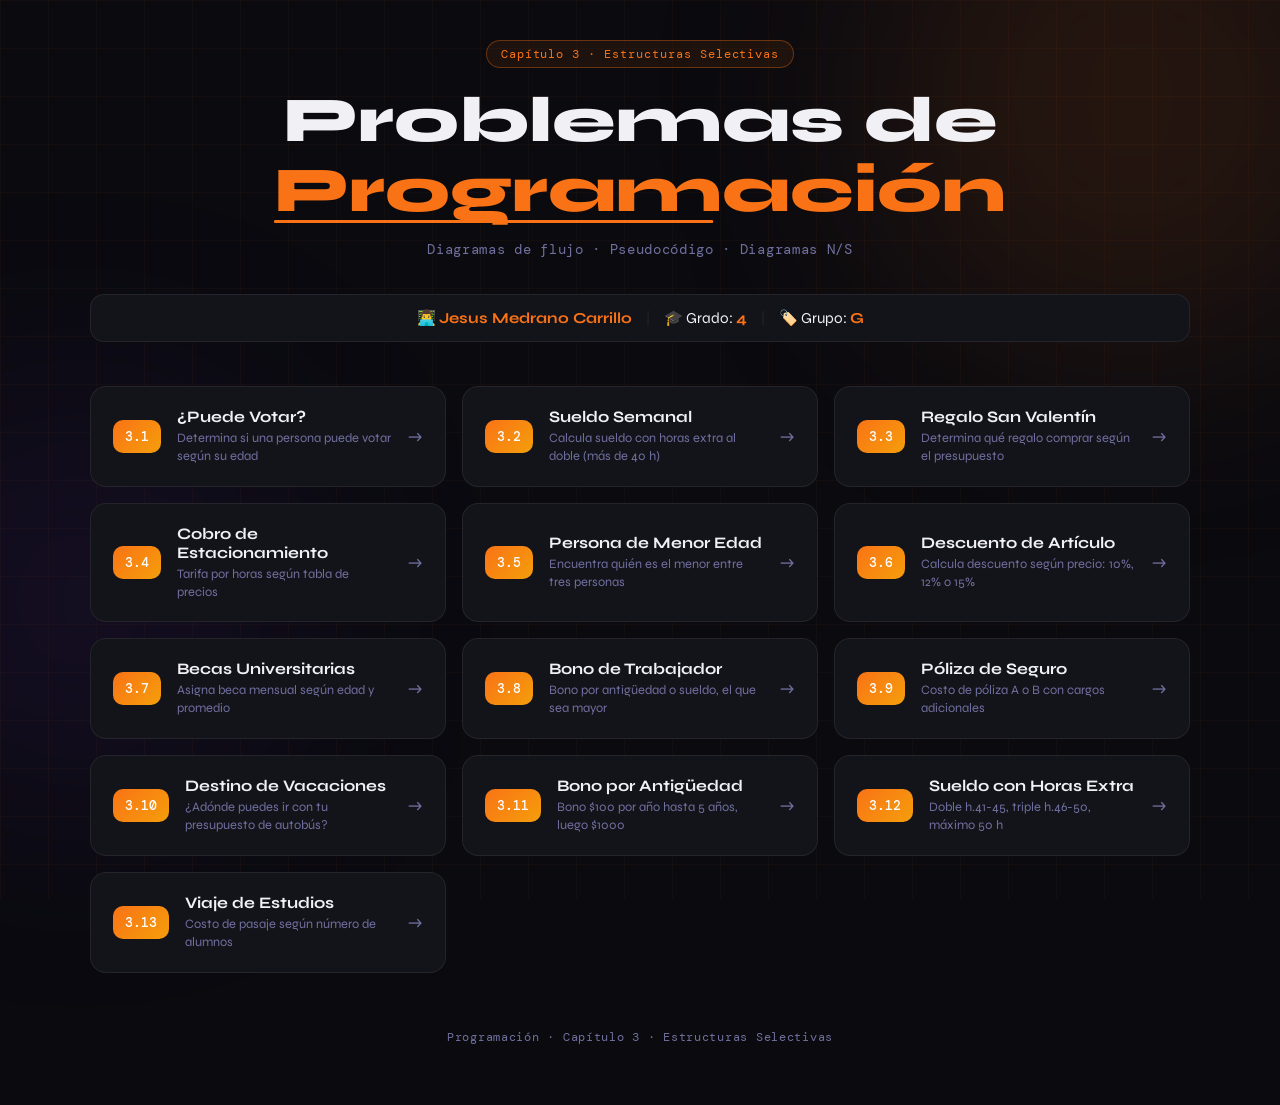
<file: index.html>
<!DOCTYPE html>
<html lang="es">
<head>
    <meta charset="UTF-8">
    <meta name="viewport" content="width=device-width, initial-scale=1.0">
    <title>Problemas de Programación — Capítulo 3</title>
    <link href="https://fonts.googleapis.com/css2?family=Syne:wght@400;600;700;800&family=DM+Mono:wght@400;500&display=swap" rel="stylesheet">
    <link rel="stylesheet" href="styles.css">
</head>
<body>
    <div class="bg-grid"></div>
    <div class="bg-blob b1"></div>
    <div class="bg-blob b2"></div>

    <div class="container">
        <header class="site-header">
            <div class="chip">Capítulo 3 · Estructuras Selectivas</div>
            <h1>Problemas de<br><span class="accent">Programación</span></h1>
            <p class="subtitle">Diagramas de flujo · Pseudocódigo · Diagramas N/S</p>
        </header>

        <div class="student-bar">
            <span>👨‍💻 <strong>Jesus Medrano Carrillo</strong></span>
            <span class="sep">|</span>
            <span>🎓 Grado: <strong>4</strong></span>
            <span class="sep">|</span>
            <span>🏷️ Grupo: <strong>G</strong></span>
        </div>

        <div class="problems-grid">
            <a href="problema_3.1/index.html" class="problem-card">
                <div class="card-num">3.1</div>
                <div class="card-body">
                    <div class="card-title">¿Puede Votar?</div>
                    <div class="card-desc">Determina si una persona puede votar según su edad</div>
                </div>
                <div class="card-arrow">→</div>
            </a>
            <a href="problema_3.2/index.html" class="problem-card">
                <div class="card-num">3.2</div>
                <div class="card-body">
                    <div class="card-title">Sueldo Semanal</div>
                    <div class="card-desc">Calcula sueldo con horas extra al doble (más de 40 h)</div>
                </div>
                <div class="card-arrow">→</div>
            </a>
            <a href="problema_3.3/index.html" class="problem-card">
                <div class="card-num">3.3</div>
                <div class="card-body">
                    <div class="card-title">Regalo San Valentín</div>
                    <div class="card-desc">Determina qué regalo comprar según el presupuesto</div>
                </div>
                <div class="card-arrow">→</div>
            </a>
            <a href="problema_3.4/index.html" class="problem-card">
                <div class="card-num">3.4</div>
                <div class="card-body">
                    <div class="card-title">Cobro de Estacionamiento</div>
                    <div class="card-desc">Tarifa por horas según tabla de precios</div>
                </div>
                <div class="card-arrow">→</div>
            </a>
            <a href="problema_3.5/index.html" class="problem-card">
                <div class="card-num">3.5</div>
                <div class="card-body">
                    <div class="card-title">Persona de Menor Edad</div>
                    <div class="card-desc">Encuentra quién es el menor entre tres personas</div>
                </div>
                <div class="card-arrow">→</div>
            </a>
            <a href="problema_3.6/index.html" class="problem-card">
                <div class="card-num">3.6</div>
                <div class="card-body">
                    <div class="card-title">Descuento de Artículo</div>
                    <div class="card-desc">Calcula descuento según precio: 10%, 12% o 15%</div>
                </div>
                <div class="card-arrow">→</div>
            </a>
            <a href="problema_3.7/index.html" class="problem-card">
                <div class="card-num">3.7</div>
                <div class="card-body">
                    <div class="card-title">Becas Universitarias</div>
                    <div class="card-desc">Asigna beca mensual según edad y promedio</div>
                </div>
                <div class="card-arrow">→</div>
            </a>
            <a href="problema_3.8/index.html" class="problem-card">
                <div class="card-num">3.8</div>
                <div class="card-body">
                    <div class="card-title">Bono de Trabajador</div>
                    <div class="card-desc">Bono por antigüedad o sueldo, el que sea mayor</div>
                </div>
                <div class="card-arrow">→</div>
            </a>
            <a href="problema_3.9/index.html" class="problem-card">
                <div class="card-num">3.9</div>
                <div class="card-body">
                    <div class="card-title">Póliza de Seguro</div>
                    <div class="card-desc">Costo de póliza A o B con cargos adicionales</div>
                </div>
                <div class="card-arrow">→</div>
            </a>
            <a href="problema_3.10/index.html" class="problem-card">
                <div class="card-num">3.10</div>
                <div class="card-body">
                    <div class="card-title">Destino de Vacaciones</div>
                    <div class="card-desc">¿Adónde puedes ir con tu presupuesto de autobús?</div>
                </div>
                <div class="card-arrow">→</div>
            </a>
            <a href="problema_3.11/index.html" class="problem-card">
                <div class="card-num">3.11</div>
                <div class="card-body">
                    <div class="card-title">Bono por Antigüedad</div>
                    <div class="card-desc">Bono $100 por año hasta 5 años, luego $1000</div>
                </div>
                <div class="card-arrow">→</div>
            </a>
            <a href="problema_3.12/index.html" class="problem-card">
                <div class="card-num">3.12</div>
                <div class="card-body">
                    <div class="card-title">Sueldo con Horas Extra</div>
                    <div class="card-desc">Doble h.41-45, triple h.46-50, máximo 50 h</div>
                </div>
                <div class="card-arrow">→</div>
            </a>
            <a href="problema_3.13/index.html" class="problem-card">
                <div class="card-num">3.13</div>
                <div class="card-body">
                    <div class="card-title">Viaje de Estudios</div>
                    <div class="card-desc">Costo de pasaje según número de alumnos</div>
                </div>
                <div class="card-arrow">→</div>
            </a>
        </div>

        <footer class="site-footer">
            Programación · Capítulo 3 · Estructuras Selectivas
        </footer>
    </div>
</body>
</html>
</file>
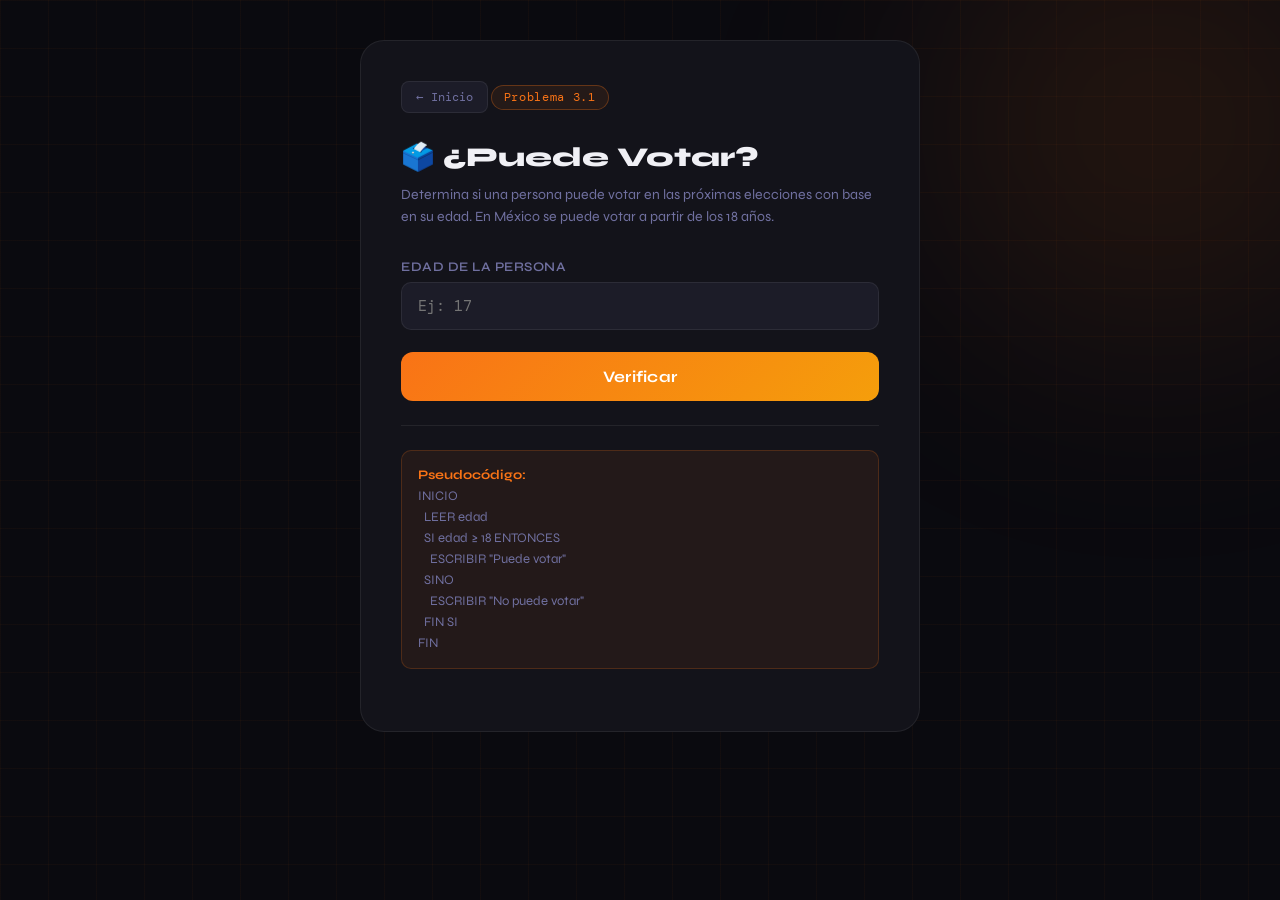
<file: problema_3.1/index.html>
<!DOCTYPE html>
<html lang="es">
<head>
    <meta charset="UTF-8">
    <meta name="viewport" content="width=device-width, initial-scale=1.0">
    <title>3.1 — ¿Puede Votar?</title>
    <link href="https://fonts.googleapis.com/css2?family=Syne:wght@400;600;700;800&family=DM+Mono:wght@400;500&display=swap" rel="stylesheet">
    <link rel="stylesheet" href="styles.css">
</head>
<body>
<div class="bg-grid"></div>
<div class="bg-blob"></div>
<div class="card">
    <a href="../index.html" class="btn-volver">← Inicio</a>
    <div class="problem-chip">Problema 3.1</div>
    <h1>🗳️ ¿Puede Votar?</h1>
    <p class="description">Determina si una persona puede votar en las próximas elecciones con base en su edad. En México se puede votar a partir de los 18 años.</p>

    <div class="form-group">
        <label for="edad">Edad de la persona</label>
        <input type="number" id="edad" placeholder="Ej: 17" min="0" max="120">
    </div>

    <button onclick="calcular()">Verificar</button>
    <div id="resultado" class="resultado"></div>

    <div class="divider"></div>
    <div class="info-box">
        <strong>Pseudocódigo:</strong><br>
        INICIO<br>
        &nbsp;&nbsp;LEER edad<br>
        &nbsp;&nbsp;SI edad &ge; 18 ENTONCES<br>
        &nbsp;&nbsp;&nbsp;&nbsp;ESCRIBIR "Puede votar"<br>
        &nbsp;&nbsp;SINO<br>
        &nbsp;&nbsp;&nbsp;&nbsp;ESCRIBIR "No puede votar"<br>
        &nbsp;&nbsp;FIN SI<br>
        FIN
    </div>
</div>
<script src="script.js"></script>
</body>
</html>
</file>
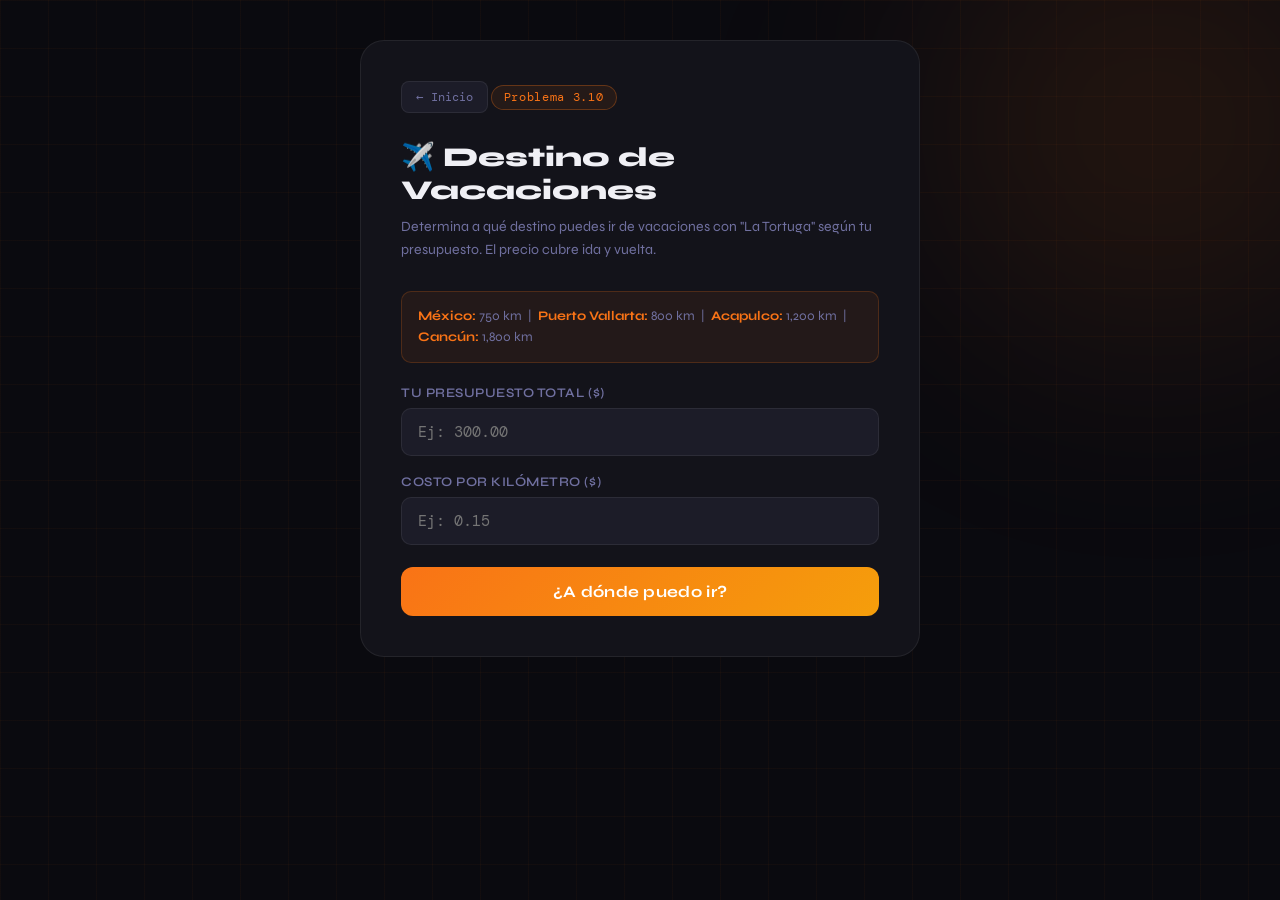
<file: problema_3.10/index.html>
<!DOCTYPE html>
<html lang="es">
<head>
    <meta charset="UTF-8">
    <meta name="viewport" content="width=device-width, initial-scale=1.0">
    <title>3.10 — Destino de Vacaciones</title>
    <link href="https://fonts.googleapis.com/css2?family=Syne:wght@400;600;700;800&family=DM+Mono:wght@400;500&display=swap" rel="stylesheet">
    <link rel="stylesheet" href="styles.css">
</head>
<body>
<div class="bg-grid"></div>
<div class="bg-blob"></div>
<div class="card">
    <a href="../index.html" class="btn-volver">← Inicio</a>
    <div class="problem-chip">Problema 3.10</div>
    <h1>✈️ Destino de Vacaciones</h1>
    <p class="description">Determina a qué destino puedes ir de vacaciones con "La Tortuga" según tu presupuesto. El precio cubre ida y vuelta.</p>

    <div class="info-box">
        <strong>México:</strong> 750 km &nbsp;|&nbsp;
        <strong>Puerto Vallarta:</strong> 800 km &nbsp;|&nbsp;
        <strong>Acapulco:</strong> 1,200 km &nbsp;|&nbsp;
        <strong>Cancún:</strong> 1,800 km
    </div>

    <div class="form-group">
        <label for="presupuesto">Tu presupuesto total ($)</label>
        <input type="number" id="presupuesto" placeholder="Ej: 300.00" min="0" step="0.01">
    </div>
    <div class="form-group">
        <label for="costo_km">Costo por kilómetro ($)</label>
        <input type="number" id="costo_km" placeholder="Ej: 0.15" min="0" step="0.001">
    </div>

    <button onclick="calcular()">¿A dónde puedo ir?</button>
    <div id="resultado" class="resultado"></div>
</div>
<script src="script.js"></script>
</body>
</html>
</file>
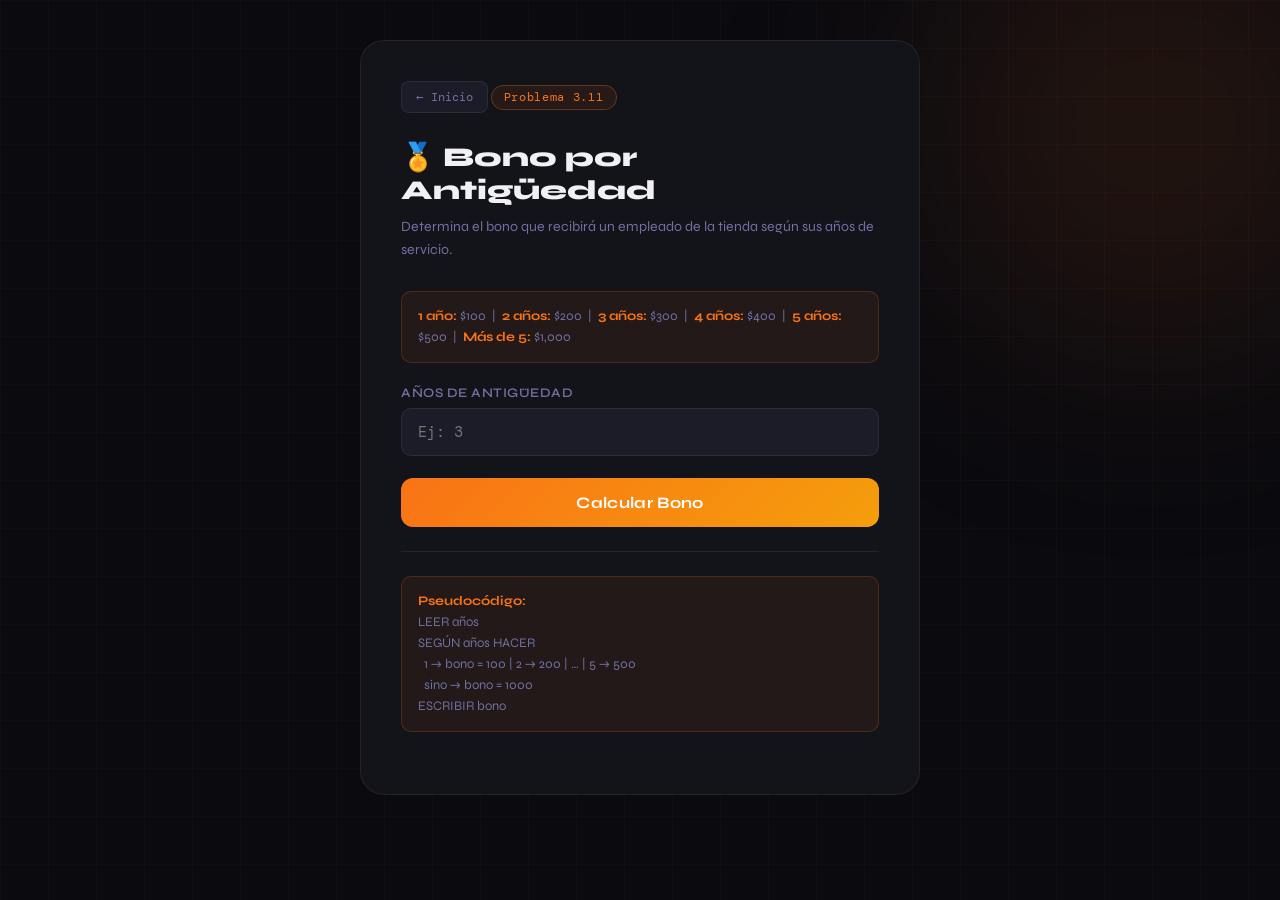
<file: problema_3.11/index.html>
<!DOCTYPE html>
<html lang="es">
<head>
    <meta charset="UTF-8">
    <meta name="viewport" content="width=device-width, initial-scale=1.0">
    <title>3.11 — Bono por Antigüedad</title>
    <link href="https://fonts.googleapis.com/css2?family=Syne:wght@400;600;700;800&family=DM+Mono:wght@400;500&display=swap" rel="stylesheet">
    <link rel="stylesheet" href="styles.css">
</head>
<body>
<div class="bg-grid"></div>
<div class="bg-blob"></div>
<div class="card">
    <a href="../index.html" class="btn-volver">← Inicio</a>
    <div class="problem-chip">Problema 3.11</div>
    <h1>🏅 Bono por Antigüedad</h1>
    <p class="description">Determina el bono que recibirá un empleado de la tienda según sus años de servicio.</p>

    <div class="info-box">
        <strong>1 año:</strong> $100 &nbsp;|&nbsp;
        <strong>2 años:</strong> $200 &nbsp;|&nbsp;
        <strong>3 años:</strong> $300 &nbsp;|&nbsp;
        <strong>4 años:</strong> $400 &nbsp;|&nbsp;
        <strong>5 años:</strong> $500 &nbsp;|&nbsp;
        <strong>Más de 5:</strong> $1,000
    </div>

    <div class="form-group">
        <label for="anios">Años de antigüedad</label>
        <input type="number" id="anios" placeholder="Ej: 3" min="0" step="1">
    </div>

    <button onclick="calcular()">Calcular Bono</button>
    <div id="resultado" class="resultado"></div>

    <div class="divider"></div>
    <div class="info-box">
        <strong>Pseudocódigo:</strong><br>
        LEER años<br>
        SEGÚN años HACER<br>
        &nbsp;&nbsp;1 → bono = 100 | 2 → 200 | … | 5 → 500<br>
        &nbsp;&nbsp;sino → bono = 1000<br>
        ESCRIBIR bono
    </div>
</div>
<script src="script.js"></script>
</body>
</html>
</file>
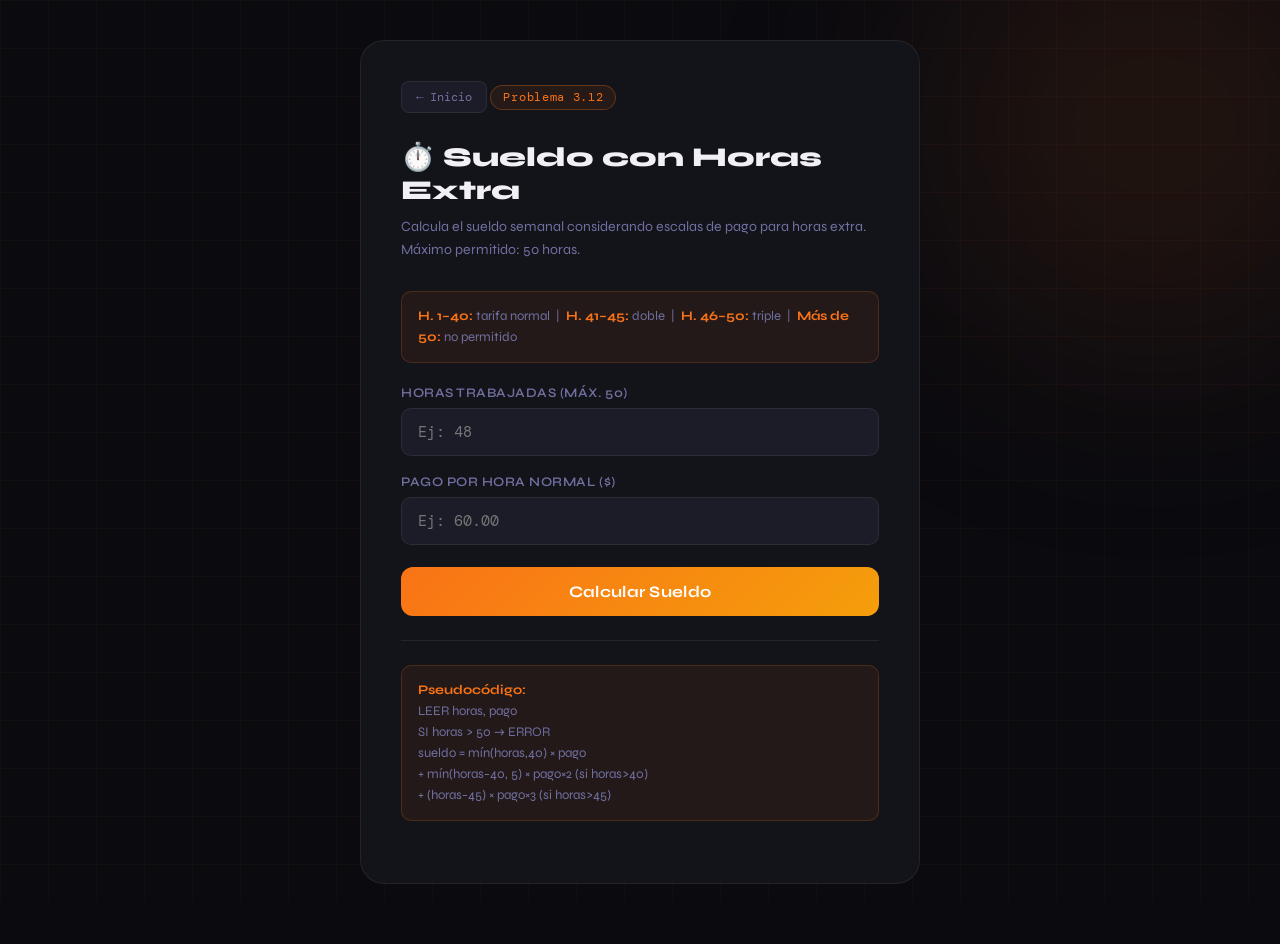
<file: problema_3.12/index.html>
<!DOCTYPE html>
<html lang="es">
<head>
    <meta charset="UTF-8">
    <meta name="viewport" content="width=device-width, initial-scale=1.0">
    <title>3.12 — Sueldo con Horas Extra</title>
    <link href="https://fonts.googleapis.com/css2?family=Syne:wght@400;600;700;800&family=DM+Mono:wght@400;500&display=swap" rel="stylesheet">
    <link rel="stylesheet" href="styles.css">
</head>
<body>
<div class="bg-grid"></div>
<div class="bg-blob"></div>
<div class="card">
    <a href="../index.html" class="btn-volver">← Inicio</a>
    <div class="problem-chip">Problema 3.12</div>
    <h1>⏱️ Sueldo con Horas Extra</h1>
    <p class="description">Calcula el sueldo semanal considerando escalas de pago para horas extra. Máximo permitido: 50 horas.</p>

    <div class="info-box">
        <strong>H. 1–40:</strong> tarifa normal &nbsp;|&nbsp;
        <strong>H. 41–45:</strong> doble &nbsp;|&nbsp;
        <strong>H. 46–50:</strong> triple &nbsp;|&nbsp;
        <strong>Más de 50:</strong> no permitido
    </div>

    <div class="form-group">
        <label for="horas">Horas trabajadas (máx. 50)</label>
        <input type="number" id="horas" placeholder="Ej: 48" min="0" max="50" step="0.5">
    </div>
    <div class="form-group">
        <label for="pago">Pago por hora normal ($)</label>
        <input type="number" id="pago" placeholder="Ej: 60.00" min="0" step="0.01">
    </div>

    <button onclick="calcular()">Calcular Sueldo</button>
    <div id="resultado" class="resultado"></div>

    <div class="divider"></div>
    <div class="info-box">
        <strong>Pseudocódigo:</strong><br>
        LEER horas, pago<br>
        SI horas &gt; 50 → ERROR<br>
        sueldo = mín(horas,40) × pago<br>
        + mín(horas−40, 5) × pago×2 (si horas&gt;40)<br>
        + (horas−45) × pago×3 (si horas&gt;45)
    </div>
</div>
<script src="script.js"></script>
</body>
</html>
</file>
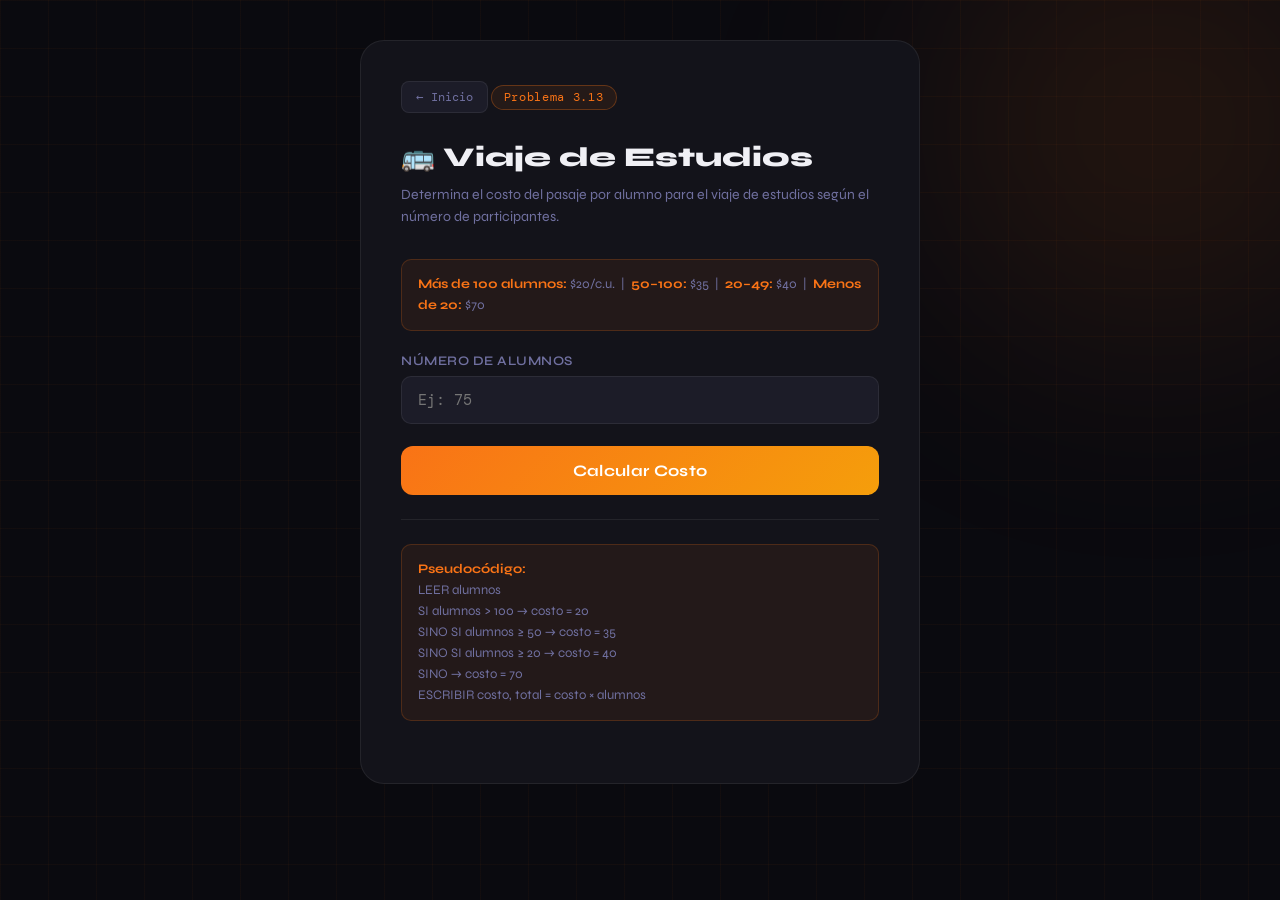
<file: problema_3.13/index.html>
<!DOCTYPE html>
<html lang="es">
<head>
    <meta charset="UTF-8">
    <meta name="viewport" content="width=device-width, initial-scale=1.0">
    <title>3.13 — Viaje de Estudios</title>
    <link href="https://fonts.googleapis.com/css2?family=Syne:wght@400;600;700;800&family=DM+Mono:wght@400;500&display=swap" rel="stylesheet">
    <link rel="stylesheet" href="styles.css">
</head>
<body>
<div class="bg-grid"></div>
<div class="bg-blob"></div>
<div class="card">
    <a href="../index.html" class="btn-volver">← Inicio</a>
    <div class="problem-chip">Problema 3.13</div>
    <h1>🚌 Viaje de Estudios</h1>
    <p class="description">Determina el costo del pasaje por alumno para el viaje de estudios según el número de participantes.</p>

    <div class="info-box">
        <strong>Más de 100 alumnos:</strong> $20/c.u. &nbsp;|&nbsp;
        <strong>50–100:</strong> $35 &nbsp;|&nbsp;
        <strong>20–49:</strong> $40 &nbsp;|&nbsp;
        <strong>Menos de 20:</strong> $70
    </div>

    <div class="form-group">
        <label for="alumnos">Número de alumnos</label>
        <input type="number" id="alumnos" placeholder="Ej: 75" min="1" step="1">
    </div>

    <button onclick="calcular()">Calcular Costo</button>
    <div id="resultado" class="resultado"></div>

    <div class="divider"></div>
    <div class="info-box">
        <strong>Pseudocódigo:</strong><br>
        LEER alumnos<br>
        SI alumnos &gt; 100 → costo = 20<br>
        SINO SI alumnos &ge; 50 → costo = 35<br>
        SINO SI alumnos &ge; 20 → costo = 40<br>
        SINO → costo = 70<br>
        ESCRIBIR costo, total = costo × alumnos
    </div>
</div>
<script src="script.js"></script>
</body>
</html>
</file>
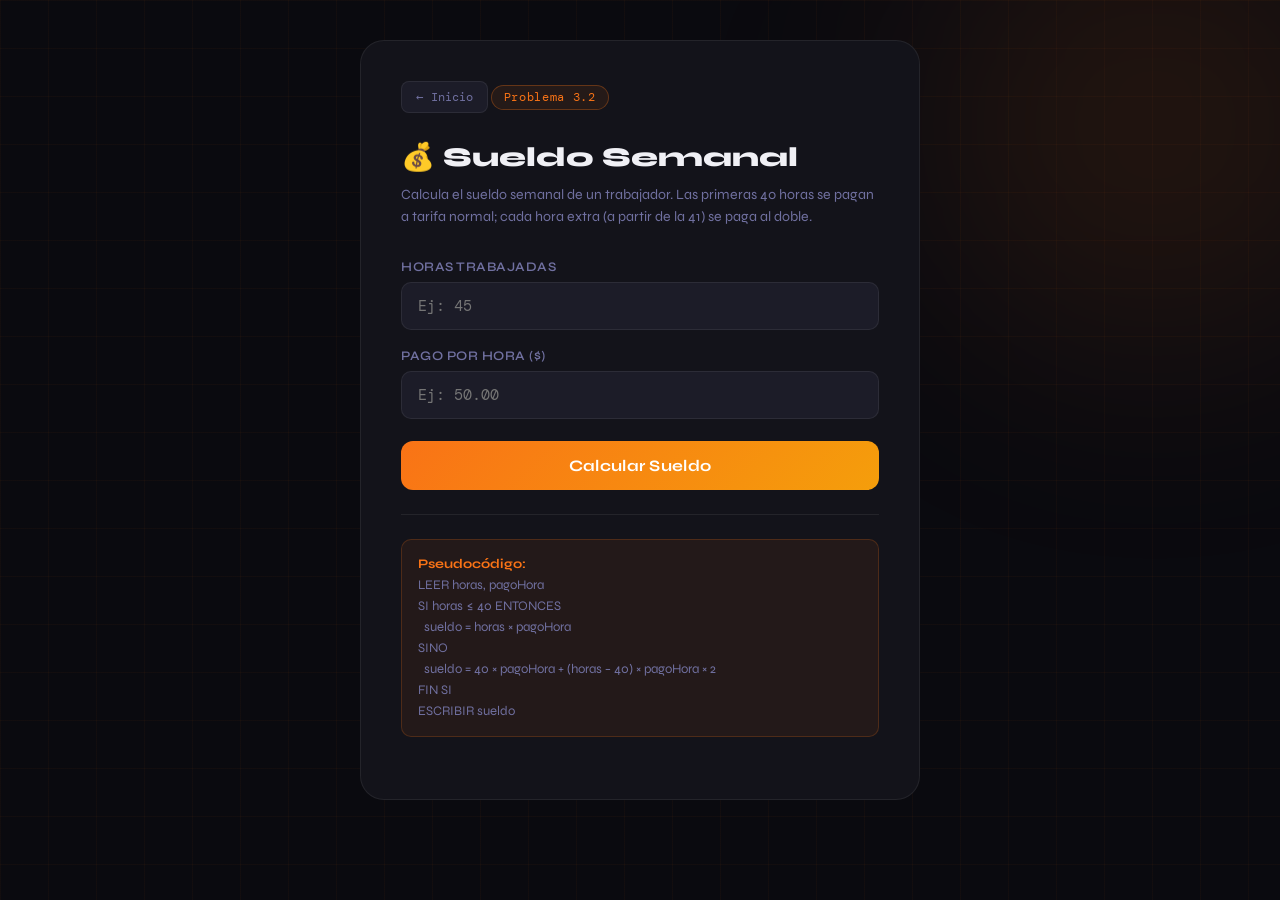
<file: problema_3.2/index.html>
<!DOCTYPE html>
<html lang="es">
<head>
    <meta charset="UTF-8">
    <meta name="viewport" content="width=device-width, initial-scale=1.0">
    <title>3.2 — Sueldo Semanal</title>
    <link href="https://fonts.googleapis.com/css2?family=Syne:wght@400;600;700;800&family=DM+Mono:wght@400;500&display=swap" rel="stylesheet">
    <link rel="stylesheet" href="styles.css">
</head>
<body>
<div class="bg-grid"></div>
<div class="bg-blob"></div>
<div class="card">
    <a href="../index.html" class="btn-volver">← Inicio</a>
    <div class="problem-chip">Problema 3.2</div>
    <h1>💰 Sueldo Semanal</h1>
    <p class="description">Calcula el sueldo semanal de un trabajador. Las primeras 40 horas se pagan a tarifa normal; cada hora extra (a partir de la 41) se paga al doble.</p>

    <div class="form-group">
        <label for="horas">Horas trabajadas</label>
        <input type="number" id="horas" placeholder="Ej: 45" min="0" step="0.5">
    </div>
    <div class="form-group">
        <label for="pago">Pago por hora ($)</label>
        <input type="number" id="pago" placeholder="Ej: 50.00" min="0" step="0.01">
    </div>

    <button onclick="calcular()">Calcular Sueldo</button>
    <div id="resultado" class="resultado"></div>

    <div class="divider"></div>
    <div class="info-box">
        <strong>Pseudocódigo:</strong><br>
        LEER horas, pagoHora<br>
        SI horas &le; 40 ENTONCES<br>
        &nbsp;&nbsp;sueldo = horas × pagoHora<br>
        SINO<br>
        &nbsp;&nbsp;sueldo = 40 × pagoHora + (horas − 40) × pagoHora × 2<br>
        FIN SI<br>
        ESCRIBIR sueldo
    </div>
</div>
<script src="script.js"></script>
</body>
</html>
</file>
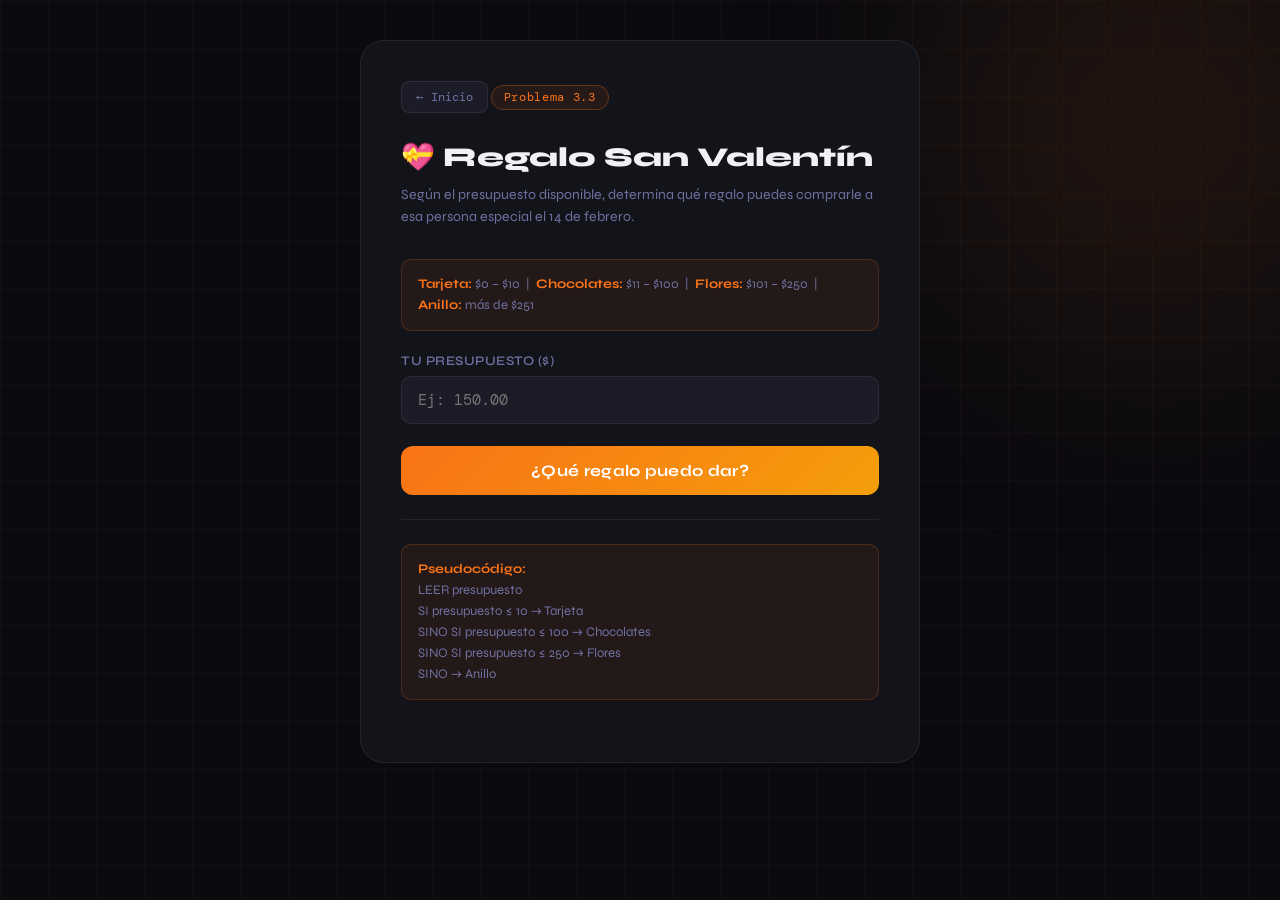
<file: problema_3.3/index.html>
<!DOCTYPE html>
<html lang="es">
<head>
    <meta charset="UTF-8">
    <meta name="viewport" content="width=device-width, initial-scale=1.0">
    <title>3.3 — Regalo San Valentín</title>
    <link href="https://fonts.googleapis.com/css2?family=Syne:wght@400;600;700;800&family=DM+Mono:wght@400;500&display=swap" rel="stylesheet">
    <link rel="stylesheet" href="styles.css">
</head>
<body>
<div class="bg-grid"></div>
<div class="bg-blob"></div>
<div class="card">
    <a href="../index.html" class="btn-volver">← Inicio</a>
    <div class="problem-chip">Problema 3.3</div>
    <h1>💝 Regalo San Valentín</h1>
    <p class="description">Según el presupuesto disponible, determina qué regalo puedes comprarle a esa persona especial el 14 de febrero.</p>

    <div class="info-box">
        <strong>Tarjeta:</strong> $0 – $10 &nbsp;|&nbsp;
        <strong>Chocolates:</strong> $11 – $100 &nbsp;|&nbsp;
        <strong>Flores:</strong> $101 – $250 &nbsp;|&nbsp;
        <strong>Anillo:</strong> más de $251
    </div>

    <div class="form-group">
        <label for="presupuesto">Tu presupuesto ($)</label>
        <input type="number" id="presupuesto" placeholder="Ej: 150.00" min="0" step="0.01">
    </div>

    <button onclick="calcular()">¿Qué regalo puedo dar?</button>
    <div id="resultado" class="resultado"></div>

    <div class="divider"></div>
    <div class="info-box">
        <strong>Pseudocódigo:</strong><br>
        LEER presupuesto<br>
        SI presupuesto &le; 10 → Tarjeta<br>
        SINO SI presupuesto &le; 100 → Chocolates<br>
        SINO SI presupuesto &le; 250 → Flores<br>
        SINO → Anillo
    </div>
</div>
<script src="script.js"></script>
</body>
</html>
</file>
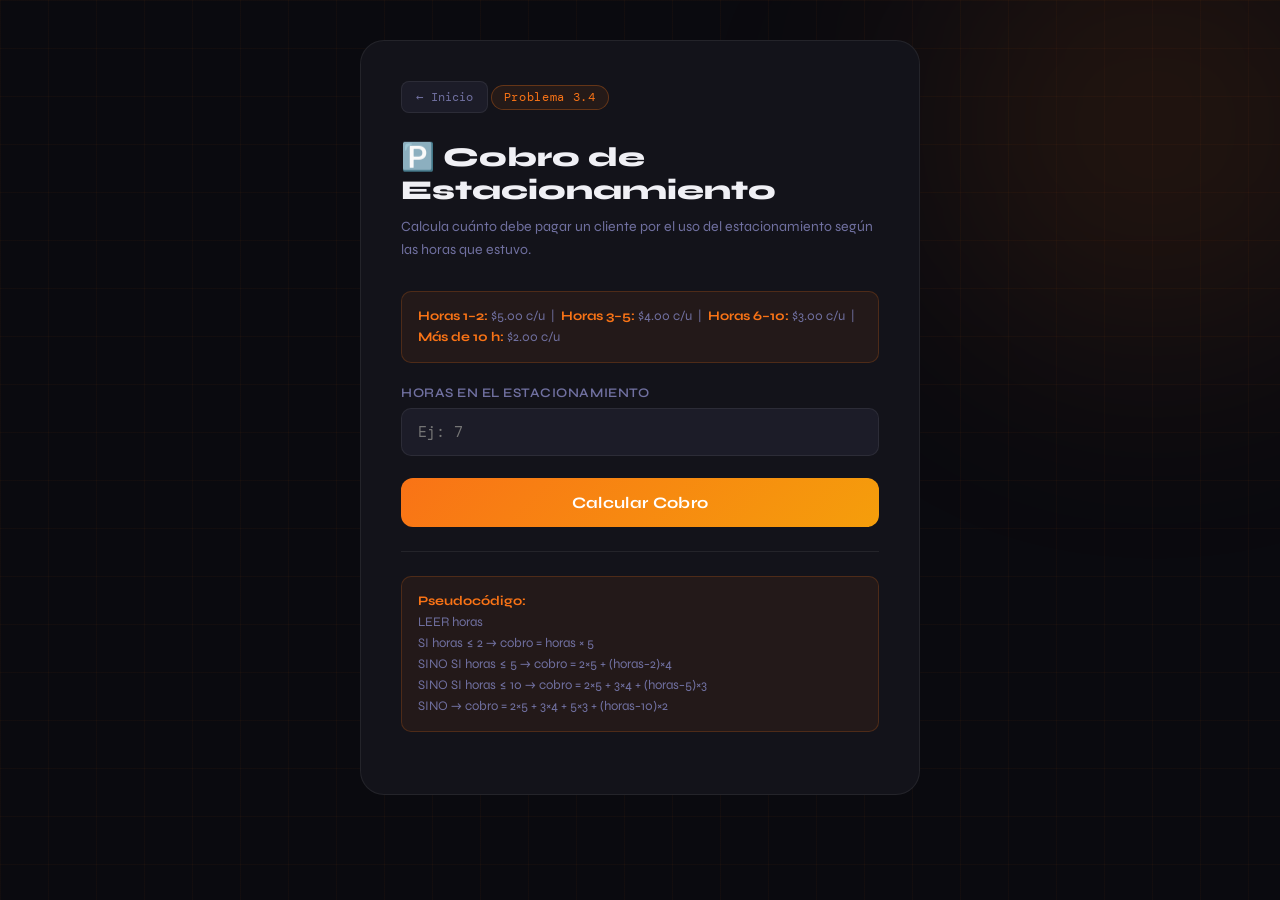
<file: problema_3.4/index.html>
<!DOCTYPE html>
<html lang="es">
<head>
    <meta charset="UTF-8">
    <meta name="viewport" content="width=device-width, initial-scale=1.0">
    <title>3.4 — Cobro de Estacionamiento</title>
    <link href="https://fonts.googleapis.com/css2?family=Syne:wght@400;600;700;800&family=DM+Mono:wght@400;500&display=swap" rel="stylesheet">
    <link rel="stylesheet" href="styles.css">
</head>
<body>
<div class="bg-grid"></div>
<div class="bg-blob"></div>
<div class="card">
    <a href="../index.html" class="btn-volver">← Inicio</a>
    <div class="problem-chip">Problema 3.4</div>
    <h1>🅿️ Cobro de Estacionamiento</h1>
    <p class="description">Calcula cuánto debe pagar un cliente por el uso del estacionamiento según las horas que estuvo.</p>

    <div class="info-box">
        <strong>Horas 1–2:</strong> $5.00 c/u &nbsp;|&nbsp;
        <strong>Horas 3–5:</strong> $4.00 c/u &nbsp;|&nbsp;
        <strong>Horas 6–10:</strong> $3.00 c/u &nbsp;|&nbsp;
        <strong>Más de 10 h:</strong> $2.00 c/u
    </div>

    <div class="form-group">
        <label for="horas">Horas en el estacionamiento</label>
        <input type="number" id="horas" placeholder="Ej: 7" min="0" step="0.5">
    </div>

    <button onclick="calcular()">Calcular Cobro</button>
    <div id="resultado" class="resultado"></div>

    <div class="divider"></div>
    <div class="info-box">
        <strong>Pseudocódigo:</strong><br>
        LEER horas<br>
        SI horas &le; 2 → cobro = horas × 5<br>
        SINO SI horas &le; 5 → cobro = 2×5 + (horas−2)×4<br>
        SINO SI horas &le; 10 → cobro = 2×5 + 3×4 + (horas−5)×3<br>
        SINO → cobro = 2×5 + 3×4 + 5×3 + (horas−10)×2
    </div>
</div>
<script src="script.js"></script>
</body>
</html>
</file>
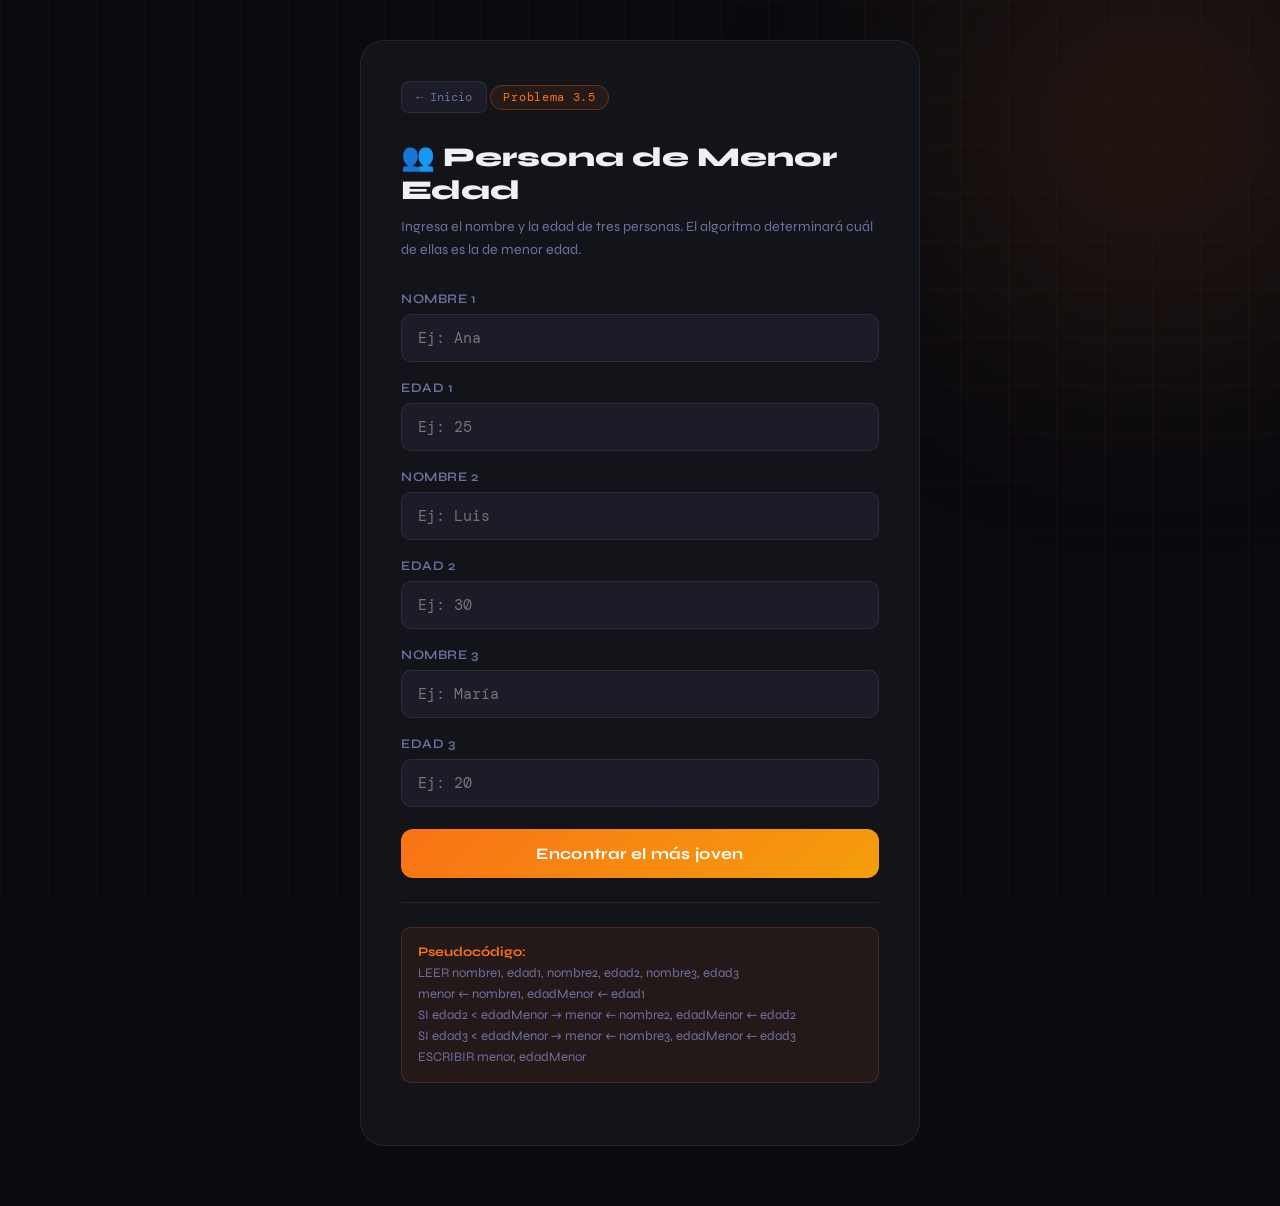
<file: problema_3.5/index.html>
<!DOCTYPE html>
<html lang="es">
<head>
    <meta charset="UTF-8">
    <meta name="viewport" content="width=device-width, initial-scale=1.0">
    <title>3.5 — Persona de Menor Edad</title>
    <link href="https://fonts.googleapis.com/css2?family=Syne:wght@400;600;700;800&family=DM+Mono:wght@400;500&display=swap" rel="stylesheet">
    <link rel="stylesheet" href="styles.css">
</head>
<body>
<div class="bg-grid"></div>
<div class="bg-blob"></div>
<div class="card">
    <a href="../index.html" class="btn-volver">← Inicio</a>
    <div class="problem-chip">Problema 3.5</div>
    <h1>👥 Persona de Menor Edad</h1>
    <p class="description">Ingresa el nombre y la edad de tres personas. El algoritmo determinará cuál de ellas es la de menor edad.</p>

    <div class="form-group">
        <label for="nombre1">Nombre 1</label>
        <input type="text" id="nombre1" placeholder="Ej: Ana">
    </div>
    <div class="form-group">
        <label for="edad1">Edad 1</label>
        <input type="number" id="edad1" placeholder="Ej: 25" min="0">
    </div>

    <div class="form-group">
        <label for="nombre2">Nombre 2</label>
        <input type="text" id="nombre2" placeholder="Ej: Luis">
    </div>
    <div class="form-group">
        <label for="edad2">Edad 2</label>
        <input type="number" id="edad2" placeholder="Ej: 30" min="0">
    </div>

    <div class="form-group">
        <label for="nombre3">Nombre 3</label>
        <input type="text" id="nombre3" placeholder="Ej: María">
    </div>
    <div class="form-group">
        <label for="edad3">Edad 3</label>
        <input type="number" id="edad3" placeholder="Ej: 20" min="0">
    </div>

    <button onclick="calcular()">Encontrar el más joven</button>
    <div id="resultado" class="resultado"></div>

    <div class="divider"></div>
    <div class="info-box">
        <strong>Pseudocódigo:</strong><br>
        LEER nombre1, edad1, nombre2, edad2, nombre3, edad3<br>
        menor ← nombre1, edadMenor ← edad1<br>
        SI edad2 &lt; edadMenor → menor ← nombre2, edadMenor ← edad2<br>
        SI edad3 &lt; edadMenor → menor ← nombre3, edadMenor ← edad3<br>
        ESCRIBIR menor, edadMenor
    </div>
</div>
<script src="script.js"></script>
</body>
</html>
</file>
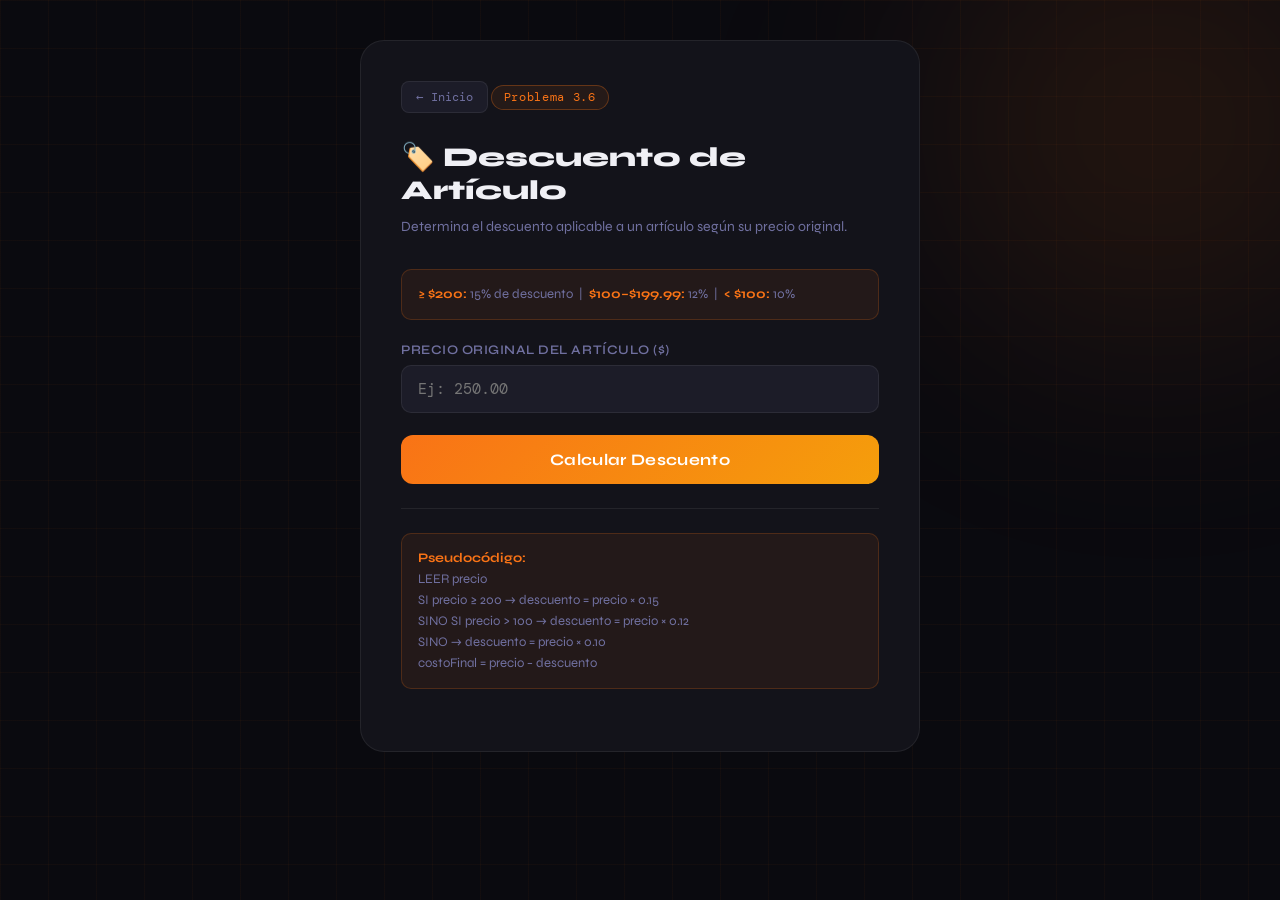
<file: problema_3.6/index.html>
<!DOCTYPE html>
<html lang="es">
<head>
    <meta charset="UTF-8">
    <meta name="viewport" content="width=device-width, initial-scale=1.0">
    <title>3.6 — Descuento de Artículo</title>
    <link href="https://fonts.googleapis.com/css2?family=Syne:wght@400;600;700;800&family=DM+Mono:wght@400;500&display=swap" rel="stylesheet">
    <link rel="stylesheet" href="styles.css">
</head>
<body>
<div class="bg-grid"></div>
<div class="bg-blob"></div>
<div class="card">
    <a href="../index.html" class="btn-volver">← Inicio</a>
    <div class="problem-chip">Problema 3.6</div>
    <h1>🏷️ Descuento de Artículo</h1>
    <p class="description">Determina el descuento aplicable a un artículo según su precio original.</p>

    <div class="info-box">
        <strong>≥ $200:</strong> 15% de descuento &nbsp;|&nbsp;
        <strong>$100–$199.99:</strong> 12% &nbsp;|&nbsp;
        <strong>&lt; $100:</strong> 10%
    </div>

    <div class="form-group">
        <label for="precio">Precio original del artículo ($)</label>
        <input type="number" id="precio" placeholder="Ej: 250.00" min="0" step="0.01">
    </div>

    <button onclick="calcular()">Calcular Descuento</button>
    <div id="resultado" class="resultado"></div>

    <div class="divider"></div>
    <div class="info-box">
        <strong>Pseudocódigo:</strong><br>
        LEER precio<br>
        SI precio &ge; 200 → descuento = precio × 0.15<br>
        SINO SI precio &gt; 100 → descuento = precio × 0.12<br>
        SINO → descuento = precio × 0.10<br>
        costoFinal = precio − descuento
    </div>
</div>
<script src="script.js"></script>
</body>
</html>
</file>
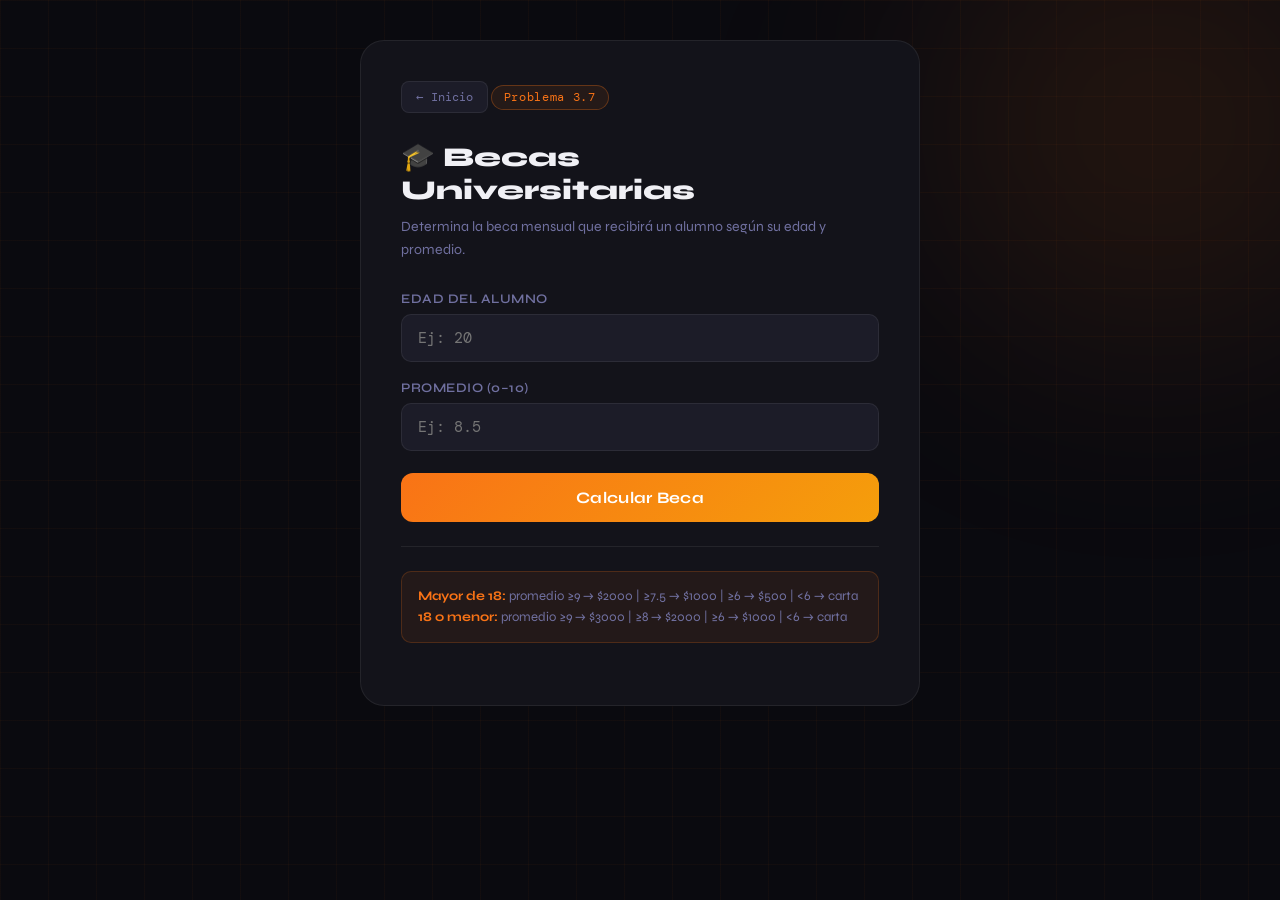
<file: problema_3.7/index.html>
<!DOCTYPE html>
<html lang="es">
<head>
    <meta charset="UTF-8">
    <meta name="viewport" content="width=device-width, initial-scale=1.0">
    <title>3.7 — Becas Universitarias</title>
    <link href="https://fonts.googleapis.com/css2?family=Syne:wght@400;600;700;800&family=DM+Mono:wght@400;500&display=swap" rel="stylesheet">
    <link rel="stylesheet" href="styles.css">
</head>
<body>
<div class="bg-grid"></div>
<div class="bg-blob"></div>
<div class="card">
    <a href="../index.html" class="btn-volver">← Inicio</a>
    <div class="problem-chip">Problema 3.7</div>
    <h1>🎓 Becas Universitarias</h1>
    <p class="description">Determina la beca mensual que recibirá un alumno según su edad y promedio.</p>

    <div class="form-group">
        <label for="edad">Edad del alumno</label>
        <input type="number" id="edad" placeholder="Ej: 20" min="0" max="100">
    </div>
    <div class="form-group">
        <label for="promedio">Promedio (0–10)</label>
        <input type="number" id="promedio" placeholder="Ej: 8.5" min="0" max="10" step="0.1">
    </div>

    <button onclick="calcular()">Calcular Beca</button>
    <div id="resultado" class="resultado"></div>

    <div class="divider"></div>
    <div class="info-box">
        <strong>Mayor de 18:</strong> promedio ≥9 → $2000 | ≥7.5 → $1000 | ≥6 → $500 | &lt;6 → carta<br>
        <strong>18 o menor:</strong> promedio ≥9 → $3000 | ≥8 → $2000 | ≥6 → $1000 | &lt;6 → carta
    </div>
</div>
<script src="script.js"></script>
</body>
</html>
</file>
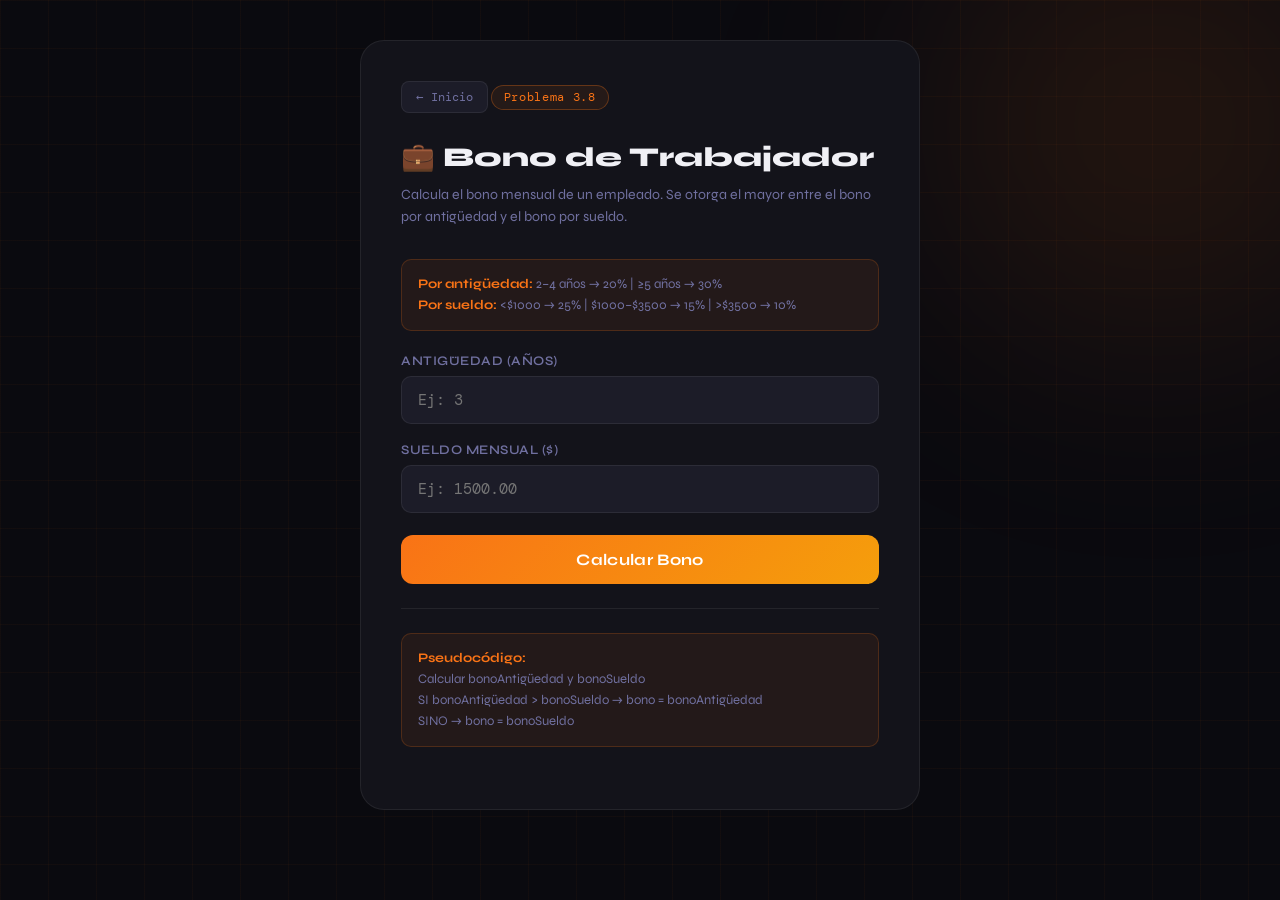
<file: problema_3.8/index.html>
<!DOCTYPE html>
<html lang="es">
<head>
    <meta charset="UTF-8">
    <meta name="viewport" content="width=device-width, initial-scale=1.0">
    <title>3.8 — Bono de Trabajador</title>
    <link href="https://fonts.googleapis.com/css2?family=Syne:wght@400;600;700;800&family=DM+Mono:wght@400;500&display=swap" rel="stylesheet">
    <link rel="stylesheet" href="styles.css">
</head>
<body>
<div class="bg-grid"></div>
<div class="bg-blob"></div>
<div class="card">
    <a href="../index.html" class="btn-volver">← Inicio</a>
    <div class="problem-chip">Problema 3.8</div>
    <h1>💼 Bono de Trabajador</h1>
    <p class="description">Calcula el bono mensual de un empleado. Se otorga el mayor entre el bono por antigüedad y el bono por sueldo.</p>

    <div class="info-box">
        <strong>Por antigüedad:</strong> 2–4 años → 20% | ≥5 años → 30%<br>
        <strong>Por sueldo:</strong> &lt;$1000 → 25% | $1000–$3500 → 15% | &gt;$3500 → 10%
    </div>

    <div class="form-group">
        <label for="antiguedad">Antigüedad (años)</label>
        <input type="number" id="antiguedad" placeholder="Ej: 3" min="0" step="1">
    </div>
    <div class="form-group">
        <label for="sueldo">Sueldo mensual ($)</label>
        <input type="number" id="sueldo" placeholder="Ej: 1500.00" min="0" step="0.01">
    </div>

    <button onclick="calcular()">Calcular Bono</button>
    <div id="resultado" class="resultado"></div>

    <div class="divider"></div>
    <div class="info-box">
        <strong>Pseudocódigo:</strong><br>
        Calcular bonoAntigüedad y bonoSueldo<br>
        SI bonoAntigüedad &gt; bonoSueldo → bono = bonoAntigüedad<br>
        SINO → bono = bonoSueldo
    </div>
</div>
<script src="script.js"></script>
</body>
</html>
</file>
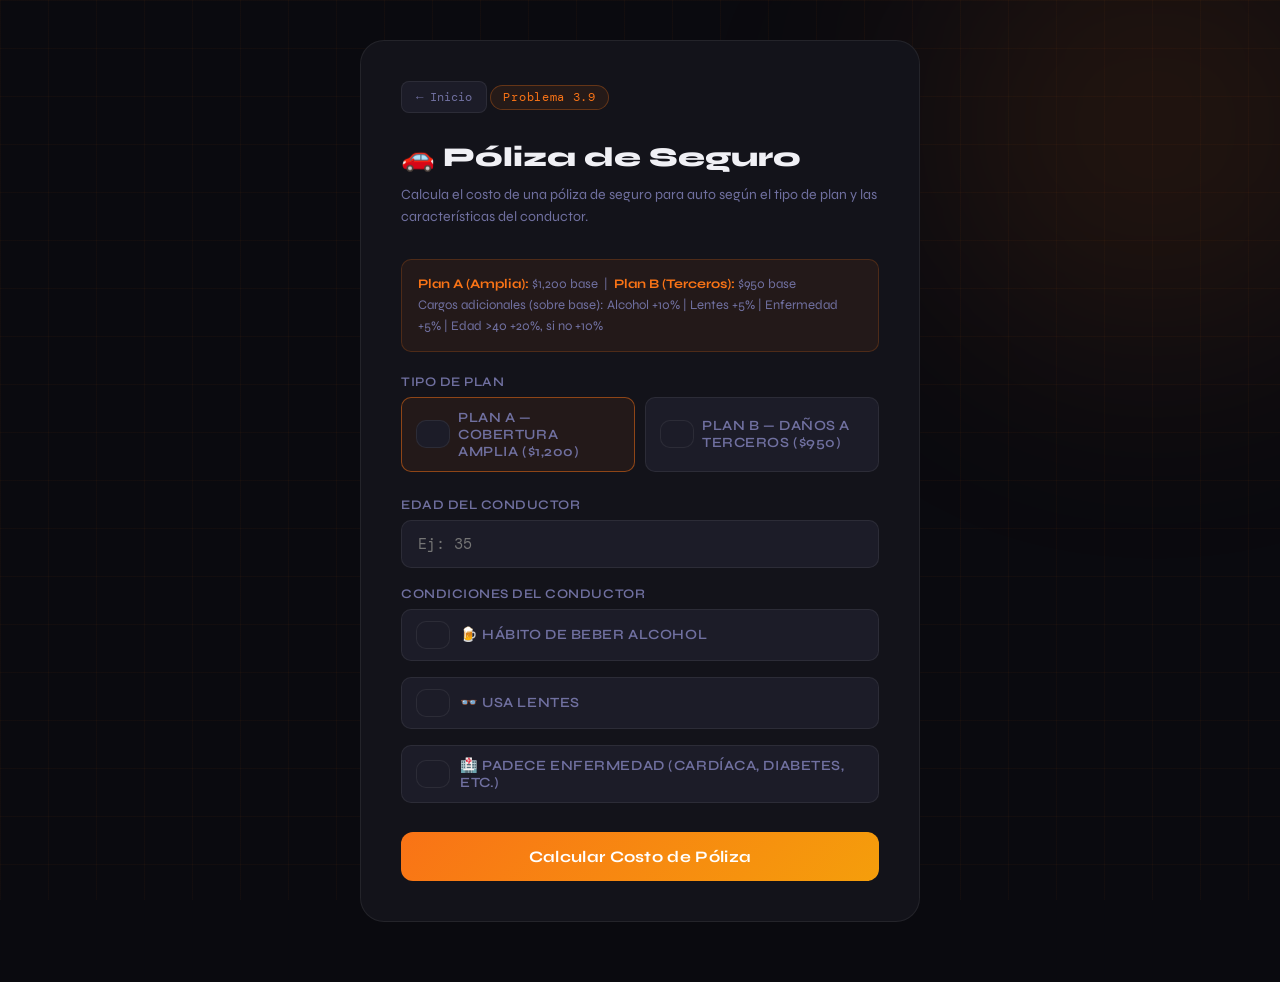
<file: problema_3.9/index.html>
<!DOCTYPE html>
<html lang="es">
<head>
    <meta charset="UTF-8">
    <meta name="viewport" content="width=device-width, initial-scale=1.0">
    <title>3.9 — Póliza de Seguro</title>
    <link href="https://fonts.googleapis.com/css2?family=Syne:wght@400;600;700;800&family=DM+Mono:wght@400;500&display=swap" rel="stylesheet">
    <link rel="stylesheet" href="styles.css">
</head>
<body>
<div class="bg-grid"></div>
<div class="bg-blob"></div>
<div class="card">
    <a href="../index.html" class="btn-volver">← Inicio</a>
    <div class="problem-chip">Problema 3.9</div>
    <h1>🚗 Póliza de Seguro</h1>
    <p class="description">Calcula el costo de una póliza de seguro para auto según el tipo de plan y las características del conductor.</p>

    <div class="info-box">
        <strong>Plan A (Amplia):</strong> $1,200 base &nbsp;|&nbsp; <strong>Plan B (Terceros):</strong> $950 base<br>
        Cargos adicionales (sobre base): Alcohol +10% | Lentes +5% | Enfermedad +5% | Edad &gt;40 +20%, si no +10%
    </div>

    <div class="form-group">
        <label>Tipo de plan</label>
        <div class="radio-group">
            <label class="radio-option"><input type="radio" name="plan" value="A" checked> Plan A — Cobertura Amplia ($1,200)</label>
            <label class="radio-option"><input type="radio" name="plan" value="B"> Plan B — Daños a Terceros ($950)</label>
        </div>
    </div>

    <div class="form-group">
        <label for="edad">Edad del conductor</label>
        <input type="number" id="edad" placeholder="Ej: 35" min="16" max="100">
    </div>

    <div class="form-group">
        <label>Condiciones del conductor</label>
        <div class="checkbox-group">
            <label class="checkbox-option"><input type="checkbox" id="alcohol"> 🍺 Hábito de beber alcohol</label>
            <label class="checkbox-option"><input type="checkbox" id="lentes"> 👓 Usa lentes</label>
            <label class="checkbox-option"><input type="checkbox" id="enfermedad"> 🏥 Padece enfermedad (cardíaca, diabetes, etc.)</label>
        </div>
    </div>

    <button onclick="calcular()">Calcular Costo de Póliza</button>
    <div id="resultado" class="resultado"></div>
</div>
<script src="script.js"></script>
</body>
</html>
</file>
<file: styles.css>
@import url('https://fonts.googleapis.com/css2?family=Syne:wght@400;600;700;800&family=DM+Mono:wght@400;500&display=swap');

*, *::before, *::after {
    margin: 0;
    padding: 0;
    box-sizing: border-box;
}

:root {
    --bg: #0a0a0f;
    --surface: #13131a;
    --surface2: #1c1c28;
    --border: rgba(255,255,255,0.07);
    --accent: #f97316;
    --accent2: #fb923c;
    --text: #f0f0f5;
    --muted: #7070a0;
    --card-hover: #1e1e2e;
}

html { scroll-behavior: smooth; }

body {
    font-family: 'Syne', sans-serif;
    background: var(--bg);
    color: var(--text);
    min-height: 100vh;
    padding: 40px 20px 60px;
    position: relative;
    overflow-x: hidden;
}

/* ─── background decorations ─── */
.bg-grid {
    position: fixed;
    inset: 0;
    background-image:
        linear-gradient(rgba(249,115,22,0.04) 1px, transparent 1px),
        linear-gradient(90deg, rgba(249,115,22,0.04) 1px, transparent 1px);
    background-size: 48px 48px;
    pointer-events: none;
    z-index: 0;
}

.bg-blob {
    position: fixed;
    border-radius: 50%;
    filter: blur(120px);
    pointer-events: none;
    z-index: 0;
}
.b1 {
    width: 500px; height: 500px;
    background: rgba(249,115,22,0.12);
    top: -150px; right: -100px;
}
.b2 {
    width: 400px; height: 400px;
    background: rgba(124,58,237,0.10);
    bottom: 100px; left: -120px;
}

/* ─── layout ─── */
.container {
    max-width: 1100px;
    margin: 0 auto;
    position: relative;
    z-index: 1;
}

/* ─── header ─── */
.site-header {
    text-align: center;
    margin-bottom: 36px;
    animation: fadeDown 0.7s ease both;
}

.chip {
    display: inline-block;
    font-family: 'DM Mono', monospace;
    font-size: 0.75rem;
    color: var(--accent);
    border: 1px solid rgba(249,115,22,0.35);
    background: rgba(249,115,22,0.08);
    padding: 5px 14px;
    border-radius: 999px;
    letter-spacing: 0.08em;
    margin-bottom: 18px;
}

h1 {
    font-size: clamp(2.2rem, 6vw, 4rem);
    font-weight: 800;
    line-height: 1.1;
    color: var(--text);
    margin-bottom: 14px;
}

h1 .accent {
    color: var(--accent);
    display: inline-block;
    position: relative;
}

h1 .accent::after {
    content: '';
    position: absolute;
    bottom: 4px; left: 0; right: 0;
    height: 3px;
    background: var(--accent);
    border-radius: 2px;
    transform: scaleX(0.6);
    transform-origin: left;
    transition: transform 0.4s;
}

.subtitle {
    font-family: 'DM Mono', monospace;
    font-size: 0.85rem;
    color: var(--muted);
    letter-spacing: 0.05em;
}

/* ─── student bar ─── */
.student-bar {
    display: flex;
    justify-content: center;
    align-items: center;
    flex-wrap: wrap;
    gap: 10px 0;
    background: var(--surface);
    border: 1px solid var(--border);
    border-radius: 14px;
    padding: 14px 24px;
    font-size: 0.95rem;
    margin-bottom: 44px;
    animation: fadeDown 0.7s 0.1s ease both;
}

.student-bar strong { color: var(--accent); }
.student-bar .sep { color: var(--border); margin: 0 14px; }

/* ─── grid ─── */
.problems-grid {
    display: grid;
    grid-template-columns: repeat(auto-fill, minmax(300px, 1fr));
    gap: 16px;
}

/* ─── cards ─── */
.problem-card {
    display: flex;
    align-items: center;
    gap: 16px;
    background: var(--surface);
    border: 1px solid var(--border);
    border-radius: 16px;
    padding: 20px 22px;
    text-decoration: none;
    color: var(--text);
    transition: background 0.25s, border-color 0.25s, transform 0.25s, box-shadow 0.25s;
    animation: fadeUp 0.5s ease both;
}

.problem-card:nth-child(1)  { animation-delay: 0.05s; }
.problem-card:nth-child(2)  { animation-delay: 0.10s; }
.problem-card:nth-child(3)  { animation-delay: 0.15s; }
.problem-card:nth-child(4)  { animation-delay: 0.20s; }
.problem-card:nth-child(5)  { animation-delay: 0.25s; }
.problem-card:nth-child(6)  { animation-delay: 0.30s; }
.problem-card:nth-child(7)  { animation-delay: 0.35s; }
.problem-card:nth-child(8)  { animation-delay: 0.40s; }
.problem-card:nth-child(9)  { animation-delay: 0.45s; }
.problem-card:nth-child(10) { animation-delay: 0.50s; }
.problem-card:nth-child(11) { animation-delay: 0.55s; }
.problem-card:nth-child(12) { animation-delay: 0.60s; }
.problem-card:nth-child(13) { animation-delay: 0.65s; }

.problem-card:hover {
    background: var(--card-hover);
    border-color: rgba(249,115,22,0.4);
    transform: translateY(-4px);
    box-shadow: 0 12px 40px rgba(249,115,22,0.12);
}

.card-num {
    font-family: 'DM Mono', monospace;
    font-size: 0.8rem;
    font-weight: 500;
    background: linear-gradient(135deg, var(--accent), #f59e0b);
    color: #fff;
    padding: 8px 12px;
    border-radius: 10px;
    white-space: nowrap;
    flex-shrink: 0;
    min-width: 48px;
    text-align: center;
}

.card-body { flex: 1; }

.card-title {
    font-size: 1rem;
    font-weight: 700;
    margin-bottom: 4px;
    color: var(--text);
}

.card-desc {
    font-size: 0.8rem;
    color: var(--muted);
    line-height: 1.4;
}

.card-arrow {
    font-size: 1.1rem;
    color: var(--muted);
    transition: color 0.25s, transform 0.25s;
    flex-shrink: 0;
}

.problem-card:hover .card-arrow {
    color: var(--accent);
    transform: translateX(4px);
}

/* ─── footer ─── */
.site-footer {
    text-align: center;
    margin-top: 56px;
    font-family: 'DM Mono', monospace;
    font-size: 0.75rem;
    color: var(--muted);
    letter-spacing: 0.06em;
}

/* ─── animations ─── */
@keyframes fadeDown {
    from { opacity: 0; transform: translateY(-20px); }
    to   { opacity: 1; transform: translateY(0); }
}

@keyframes fadeUp {
    from { opacity: 0; transform: translateY(24px); }
    to   { opacity: 1; transform: translateY(0); }
}
</file>
<file: problema_3.1/styles.css>
@import url('https://fonts.googleapis.com/css2?family=Syne:wght@400;600;700;800&family=DM+Mono:wght@400;500&display=swap');

*, *::before, *::after { margin: 0; padding: 0; box-sizing: border-box; }

:root {
    --bg: #0a0a0f;
    --surface: #13131a;
    --surface2: #1c1c28;
    --border: rgba(255,255,255,0.07);
    --accent: #f97316;
    --text: #f0f0f5;
    --muted: #7070a0;
    --green: #22c55e;
    --red: #ef4444;
}

body {
    font-family: 'Syne', sans-serif;
    background: var(--bg);
    color: var(--text);
    min-height: 100vh;
    display: flex;
    justify-content: center;
    align-items: flex-start;
    padding: 40px 20px 60px;
    position: relative;
    overflow-x: hidden;
}

.bg-grid {
    position: fixed; inset: 0;
    background-image:
        linear-gradient(rgba(249,115,22,0.04) 1px, transparent 1px),
        linear-gradient(90deg, rgba(249,115,22,0.04) 1px, transparent 1px);
    background-size: 48px 48px;
    pointer-events: none; z-index: 0;
}

.bg-blob {
    position: fixed; border-radius: 50%;
    filter: blur(120px); pointer-events: none; z-index: 0;
    width: 450px; height: 450px;
    background: rgba(249,115,22,0.10);
    top: -100px; right: -100px;
}

.card {
    background: var(--surface);
    border: 1px solid var(--border);
    border-radius: 24px;
    padding: 40px;
    width: 100%;
    max-width: 560px;
    position: relative;
    z-index: 1;
    animation: fadeUp 0.5s ease both;
}

.btn-volver {
    display: inline-flex;
    align-items: center;
    gap: 6px;
    font-family: 'DM Mono', monospace;
    font-size: 0.78rem;
    color: var(--muted);
    text-decoration: none;
    border: 1px solid var(--border);
    background: var(--surface2);
    padding: 7px 14px;
    border-radius: 8px;
    margin-bottom: 28px;
    transition: color 0.2s, border-color 0.2s;
}
.btn-volver:hover { color: var(--accent); border-color: rgba(249,115,22,0.4); }

.problem-chip {
    font-family: 'DM Mono', monospace;
    font-size: 0.72rem;
    color: var(--accent);
    border: 1px solid rgba(249,115,22,0.3);
    background: rgba(249,115,22,0.08);
    padding: 4px 12px;
    border-radius: 999px;
    display: inline-block;
    margin-bottom: 12px;
    letter-spacing: 0.06em;
}

h1 {
    font-size: 1.7rem;
    font-weight: 800;
    color: var(--text);
    margin-bottom: 10px;
    line-height: 1.2;
}

.description {
    font-size: 0.88rem;
    color: var(--muted);
    margin-bottom: 30px;
    line-height: 1.6;
}

.form-group {
    margin-bottom: 18px;
}

label {
    display: block;
    font-size: 0.82rem;
    font-weight: 600;
    color: var(--muted);
    margin-bottom: 7px;
    letter-spacing: 0.04em;
    text-transform: uppercase;
}

input, select {
    width: 100%;
    padding: 13px 16px;
    background: var(--surface2);
    border: 1px solid var(--border);
    border-radius: 10px;
    font-size: 0.95rem;
    color: var(--text);
    font-family: 'DM Mono', monospace;
    transition: border-color 0.25s, box-shadow 0.25s;
    outline: none;
    -webkit-appearance: none;
}

input:focus, select:focus {
    border-color: rgba(249,115,22,0.5);
    box-shadow: 0 0 0 3px rgba(249,115,22,0.08);
}

select option { background: #1c1c28; }

.radio-group {
    display: flex;
    gap: 10px;
    flex-wrap: wrap;
}

.radio-option {
    flex: 1;
    min-width: 120px;
    display: flex;
    align-items: center;
    gap: 8px;
    background: var(--surface2);
    border: 1px solid var(--border);
    border-radius: 10px;
    padding: 11px 14px;
    cursor: pointer;
    font-size: 0.88rem;
    transition: border-color 0.2s, background 0.2s;
}
.radio-option input[type="radio"] { accent-color: var(--accent); width: auto; }
.radio-option:has(input:checked) {
    border-color: rgba(249,115,22,0.5);
    background: rgba(249,115,22,0.07);
}

.checkbox-group {
    display: flex;
    flex-direction: column;
    gap: 9px;
}
.checkbox-option {
    display: flex;
    align-items: center;
    gap: 10px;
    background: var(--surface2);
    border: 1px solid var(--border);
    border-radius: 10px;
    padding: 11px 14px;
    cursor: pointer;
    font-size: 0.88rem;
    transition: border-color 0.2s, background 0.2s;
}
.checkbox-option input[type="checkbox"] { accent-color: var(--accent); width: auto; }
.checkbox-option:has(input:checked) {
    border-color: rgba(249,115,22,0.5);
    background: rgba(249,115,22,0.07);
}

button {
    width: 100%;
    padding: 15px;
    background: linear-gradient(135deg, var(--accent) 0%, #f59e0b 100%);
    color: #fff;
    border: none;
    border-radius: 12px;
    font-size: 1rem;
    font-weight: 700;
    font-family: 'Syne', sans-serif;
    cursor: pointer;
    transition: transform 0.2s, box-shadow 0.2s, opacity 0.2s;
    letter-spacing: 0.02em;
    margin-top: 4px;
}
button:hover { transform: translateY(-2px); box-shadow: 0 8px 24px rgba(249,115,22,0.3); }
button:active { transform: translateY(0); }

.resultado {
    margin-top: 24px;
    padding: 22px;
    background: var(--surface2);
    border: 1px solid var(--border);
    border-radius: 14px;
    font-size: 0.95rem;
    line-height: 1.7;
    display: none;
}
.resultado.show { display: block; animation: fadeUp 0.3s ease; }
.resultado .big { font-size: 1.4rem; font-weight: 800; color: var(--accent); display: block; margin-top: 6px; }
.resultado .label { font-family: 'DM Mono', monospace; font-size: 0.78rem; color: var(--muted); text-transform: uppercase; letter-spacing: 0.05em; }
.resultado .error { color: var(--red); }
.resultado .success { color: var(--green); }
.resultado .row { display: flex; justify-content: space-between; align-items: baseline; padding: 5px 0; border-bottom: 1px solid var(--border); }
.resultado .row:last-child { border-bottom: none; }

.divider { height: 1px; background: var(--border); margin: 24px 0; }

.info-box {
    background: rgba(249,115,22,0.07);
    border: 1px solid rgba(249,115,22,0.2);
    border-radius: 10px;
    padding: 14px 16px;
    font-size: 0.82rem;
    color: var(--muted);
    margin-bottom: 22px;
    line-height: 1.6;
}
.info-box strong { color: var(--accent); }

@keyframes fadeUp {
    from { opacity: 0; transform: translateY(20px); }
    to   { opacity: 1; transform: translateY(0); }
}
</file>
<file: problema_3.10/styles.css>
@import url('https://fonts.googleapis.com/css2?family=Syne:wght@400;600;700;800&family=DM+Mono:wght@400;500&display=swap');

*, *::before, *::after { margin: 0; padding: 0; box-sizing: border-box; }

:root {
    --bg: #0a0a0f;
    --surface: #13131a;
    --surface2: #1c1c28;
    --border: rgba(255,255,255,0.07);
    --accent: #f97316;
    --text: #f0f0f5;
    --muted: #7070a0;
    --green: #22c55e;
    --red: #ef4444;
}

body {
    font-family: 'Syne', sans-serif;
    background: var(--bg);
    color: var(--text);
    min-height: 100vh;
    display: flex;
    justify-content: center;
    align-items: flex-start;
    padding: 40px 20px 60px;
    position: relative;
    overflow-x: hidden;
}

.bg-grid {
    position: fixed; inset: 0;
    background-image:
        linear-gradient(rgba(249,115,22,0.04) 1px, transparent 1px),
        linear-gradient(90deg, rgba(249,115,22,0.04) 1px, transparent 1px);
    background-size: 48px 48px;
    pointer-events: none; z-index: 0;
}

.bg-blob {
    position: fixed; border-radius: 50%;
    filter: blur(120px); pointer-events: none; z-index: 0;
    width: 450px; height: 450px;
    background: rgba(249,115,22,0.10);
    top: -100px; right: -100px;
}

.card {
    background: var(--surface);
    border: 1px solid var(--border);
    border-radius: 24px;
    padding: 40px;
    width: 100%;
    max-width: 560px;
    position: relative;
    z-index: 1;
    animation: fadeUp 0.5s ease both;
}

.btn-volver {
    display: inline-flex;
    align-items: center;
    gap: 6px;
    font-family: 'DM Mono', monospace;
    font-size: 0.78rem;
    color: var(--muted);
    text-decoration: none;
    border: 1px solid var(--border);
    background: var(--surface2);
    padding: 7px 14px;
    border-radius: 8px;
    margin-bottom: 28px;
    transition: color 0.2s, border-color 0.2s;
}
.btn-volver:hover { color: var(--accent); border-color: rgba(249,115,22,0.4); }

.problem-chip {
    font-family: 'DM Mono', monospace;
    font-size: 0.72rem;
    color: var(--accent);
    border: 1px solid rgba(249,115,22,0.3);
    background: rgba(249,115,22,0.08);
    padding: 4px 12px;
    border-radius: 999px;
    display: inline-block;
    margin-bottom: 12px;
    letter-spacing: 0.06em;
}

h1 {
    font-size: 1.7rem;
    font-weight: 800;
    color: var(--text);
    margin-bottom: 10px;
    line-height: 1.2;
}

.description {
    font-size: 0.88rem;
    color: var(--muted);
    margin-bottom: 30px;
    line-height: 1.6;
}

.form-group {
    margin-bottom: 18px;
}

label {
    display: block;
    font-size: 0.82rem;
    font-weight: 600;
    color: var(--muted);
    margin-bottom: 7px;
    letter-spacing: 0.04em;
    text-transform: uppercase;
}

input, select {
    width: 100%;
    padding: 13px 16px;
    background: var(--surface2);
    border: 1px solid var(--border);
    border-radius: 10px;
    font-size: 0.95rem;
    color: var(--text);
    font-family: 'DM Mono', monospace;
    transition: border-color 0.25s, box-shadow 0.25s;
    outline: none;
    -webkit-appearance: none;
}

input:focus, select:focus {
    border-color: rgba(249,115,22,0.5);
    box-shadow: 0 0 0 3px rgba(249,115,22,0.08);
}

select option { background: #1c1c28; }

.radio-group {
    display: flex;
    gap: 10px;
    flex-wrap: wrap;
}

.radio-option {
    flex: 1;
    min-width: 120px;
    display: flex;
    align-items: center;
    gap: 8px;
    background: var(--surface2);
    border: 1px solid var(--border);
    border-radius: 10px;
    padding: 11px 14px;
    cursor: pointer;
    font-size: 0.88rem;
    transition: border-color 0.2s, background 0.2s;
}
.radio-option input[type="radio"] { accent-color: var(--accent); width: auto; }
.radio-option:has(input:checked) {
    border-color: rgba(249,115,22,0.5);
    background: rgba(249,115,22,0.07);
}

.checkbox-group {
    display: flex;
    flex-direction: column;
    gap: 9px;
}
.checkbox-option {
    display: flex;
    align-items: center;
    gap: 10px;
    background: var(--surface2);
    border: 1px solid var(--border);
    border-radius: 10px;
    padding: 11px 14px;
    cursor: pointer;
    font-size: 0.88rem;
    transition: border-color 0.2s, background 0.2s;
}
.checkbox-option input[type="checkbox"] { accent-color: var(--accent); width: auto; }
.checkbox-option:has(input:checked) {
    border-color: rgba(249,115,22,0.5);
    background: rgba(249,115,22,0.07);
}

button {
    width: 100%;
    padding: 15px;
    background: linear-gradient(135deg, var(--accent) 0%, #f59e0b 100%);
    color: #fff;
    border: none;
    border-radius: 12px;
    font-size: 1rem;
    font-weight: 700;
    font-family: 'Syne', sans-serif;
    cursor: pointer;
    transition: transform 0.2s, box-shadow 0.2s, opacity 0.2s;
    letter-spacing: 0.02em;
    margin-top: 4px;
}
button:hover { transform: translateY(-2px); box-shadow: 0 8px 24px rgba(249,115,22,0.3); }
button:active { transform: translateY(0); }

.resultado {
    margin-top: 24px;
    padding: 22px;
    background: var(--surface2);
    border: 1px solid var(--border);
    border-radius: 14px;
    font-size: 0.95rem;
    line-height: 1.7;
    display: none;
}
.resultado.show { display: block; animation: fadeUp 0.3s ease; }
.resultado .big { font-size: 1.4rem; font-weight: 800; color: var(--accent); display: block; margin-top: 6px; }
.resultado .label { font-family: 'DM Mono', monospace; font-size: 0.78rem; color: var(--muted); text-transform: uppercase; letter-spacing: 0.05em; }
.resultado .error { color: var(--red); }
.resultado .success { color: var(--green); }
.resultado .row { display: flex; justify-content: space-between; align-items: baseline; padding: 5px 0; border-bottom: 1px solid var(--border); }
.resultado .row:last-child { border-bottom: none; }

.divider { height: 1px; background: var(--border); margin: 24px 0; }

.info-box {
    background: rgba(249,115,22,0.07);
    border: 1px solid rgba(249,115,22,0.2);
    border-radius: 10px;
    padding: 14px 16px;
    font-size: 0.82rem;
    color: var(--muted);
    margin-bottom: 22px;
    line-height: 1.6;
}
.info-box strong { color: var(--accent); }

@keyframes fadeUp {
    from { opacity: 0; transform: translateY(20px); }
    to   { opacity: 1; transform: translateY(0); }
}
</file>
<file: problema_3.11/styles.css>
@import url('https://fonts.googleapis.com/css2?family=Syne:wght@400;600;700;800&family=DM+Mono:wght@400;500&display=swap');

*, *::before, *::after { margin: 0; padding: 0; box-sizing: border-box; }

:root {
    --bg: #0a0a0f;
    --surface: #13131a;
    --surface2: #1c1c28;
    --border: rgba(255,255,255,0.07);
    --accent: #f97316;
    --text: #f0f0f5;
    --muted: #7070a0;
    --green: #22c55e;
    --red: #ef4444;
}

body {
    font-family: 'Syne', sans-serif;
    background: var(--bg);
    color: var(--text);
    min-height: 100vh;
    display: flex;
    justify-content: center;
    align-items: flex-start;
    padding: 40px 20px 60px;
    position: relative;
    overflow-x: hidden;
}

.bg-grid {
    position: fixed; inset: 0;
    background-image:
        linear-gradient(rgba(249,115,22,0.04) 1px, transparent 1px),
        linear-gradient(90deg, rgba(249,115,22,0.04) 1px, transparent 1px);
    background-size: 48px 48px;
    pointer-events: none; z-index: 0;
}

.bg-blob {
    position: fixed; border-radius: 50%;
    filter: blur(120px); pointer-events: none; z-index: 0;
    width: 450px; height: 450px;
    background: rgba(249,115,22,0.10);
    top: -100px; right: -100px;
}

.card {
    background: var(--surface);
    border: 1px solid var(--border);
    border-radius: 24px;
    padding: 40px;
    width: 100%;
    max-width: 560px;
    position: relative;
    z-index: 1;
    animation: fadeUp 0.5s ease both;
}

.btn-volver {
    display: inline-flex;
    align-items: center;
    gap: 6px;
    font-family: 'DM Mono', monospace;
    font-size: 0.78rem;
    color: var(--muted);
    text-decoration: none;
    border: 1px solid var(--border);
    background: var(--surface2);
    padding: 7px 14px;
    border-radius: 8px;
    margin-bottom: 28px;
    transition: color 0.2s, border-color 0.2s;
}
.btn-volver:hover { color: var(--accent); border-color: rgba(249,115,22,0.4); }

.problem-chip {
    font-family: 'DM Mono', monospace;
    font-size: 0.72rem;
    color: var(--accent);
    border: 1px solid rgba(249,115,22,0.3);
    background: rgba(249,115,22,0.08);
    padding: 4px 12px;
    border-radius: 999px;
    display: inline-block;
    margin-bottom: 12px;
    letter-spacing: 0.06em;
}

h1 {
    font-size: 1.7rem;
    font-weight: 800;
    color: var(--text);
    margin-bottom: 10px;
    line-height: 1.2;
}

.description {
    font-size: 0.88rem;
    color: var(--muted);
    margin-bottom: 30px;
    line-height: 1.6;
}

.form-group {
    margin-bottom: 18px;
}

label {
    display: block;
    font-size: 0.82rem;
    font-weight: 600;
    color: var(--muted);
    margin-bottom: 7px;
    letter-spacing: 0.04em;
    text-transform: uppercase;
}

input, select {
    width: 100%;
    padding: 13px 16px;
    background: var(--surface2);
    border: 1px solid var(--border);
    border-radius: 10px;
    font-size: 0.95rem;
    color: var(--text);
    font-family: 'DM Mono', monospace;
    transition: border-color 0.25s, box-shadow 0.25s;
    outline: none;
    -webkit-appearance: none;
}

input:focus, select:focus {
    border-color: rgba(249,115,22,0.5);
    box-shadow: 0 0 0 3px rgba(249,115,22,0.08);
}

select option { background: #1c1c28; }

.radio-group {
    display: flex;
    gap: 10px;
    flex-wrap: wrap;
}

.radio-option {
    flex: 1;
    min-width: 120px;
    display: flex;
    align-items: center;
    gap: 8px;
    background: var(--surface2);
    border: 1px solid var(--border);
    border-radius: 10px;
    padding: 11px 14px;
    cursor: pointer;
    font-size: 0.88rem;
    transition: border-color 0.2s, background 0.2s;
}
.radio-option input[type="radio"] { accent-color: var(--accent); width: auto; }
.radio-option:has(input:checked) {
    border-color: rgba(249,115,22,0.5);
    background: rgba(249,115,22,0.07);
}

.checkbox-group {
    display: flex;
    flex-direction: column;
    gap: 9px;
}
.checkbox-option {
    display: flex;
    align-items: center;
    gap: 10px;
    background: var(--surface2);
    border: 1px solid var(--border);
    border-radius: 10px;
    padding: 11px 14px;
    cursor: pointer;
    font-size: 0.88rem;
    transition: border-color 0.2s, background 0.2s;
}
.checkbox-option input[type="checkbox"] { accent-color: var(--accent); width: auto; }
.checkbox-option:has(input:checked) {
    border-color: rgba(249,115,22,0.5);
    background: rgba(249,115,22,0.07);
}

button {
    width: 100%;
    padding: 15px;
    background: linear-gradient(135deg, var(--accent) 0%, #f59e0b 100%);
    color: #fff;
    border: none;
    border-radius: 12px;
    font-size: 1rem;
    font-weight: 700;
    font-family: 'Syne', sans-serif;
    cursor: pointer;
    transition: transform 0.2s, box-shadow 0.2s, opacity 0.2s;
    letter-spacing: 0.02em;
    margin-top: 4px;
}
button:hover { transform: translateY(-2px); box-shadow: 0 8px 24px rgba(249,115,22,0.3); }
button:active { transform: translateY(0); }

.resultado {
    margin-top: 24px;
    padding: 22px;
    background: var(--surface2);
    border: 1px solid var(--border);
    border-radius: 14px;
    font-size: 0.95rem;
    line-height: 1.7;
    display: none;
}
.resultado.show { display: block; animation: fadeUp 0.3s ease; }
.resultado .big { font-size: 1.4rem; font-weight: 800; color: var(--accent); display: block; margin-top: 6px; }
.resultado .label { font-family: 'DM Mono', monospace; font-size: 0.78rem; color: var(--muted); text-transform: uppercase; letter-spacing: 0.05em; }
.resultado .error { color: var(--red); }
.resultado .success { color: var(--green); }
.resultado .row { display: flex; justify-content: space-between; align-items: baseline; padding: 5px 0; border-bottom: 1px solid var(--border); }
.resultado .row:last-child { border-bottom: none; }

.divider { height: 1px; background: var(--border); margin: 24px 0; }

.info-box {
    background: rgba(249,115,22,0.07);
    border: 1px solid rgba(249,115,22,0.2);
    border-radius: 10px;
    padding: 14px 16px;
    font-size: 0.82rem;
    color: var(--muted);
    margin-bottom: 22px;
    line-height: 1.6;
}
.info-box strong { color: var(--accent); }

@keyframes fadeUp {
    from { opacity: 0; transform: translateY(20px); }
    to   { opacity: 1; transform: translateY(0); }
}
</file>
<file: problema_3.12/styles.css>
@import url('https://fonts.googleapis.com/css2?family=Syne:wght@400;600;700;800&family=DM+Mono:wght@400;500&display=swap');

*, *::before, *::after { margin: 0; padding: 0; box-sizing: border-box; }

:root {
    --bg: #0a0a0f;
    --surface: #13131a;
    --surface2: #1c1c28;
    --border: rgba(255,255,255,0.07);
    --accent: #f97316;
    --text: #f0f0f5;
    --muted: #7070a0;
    --green: #22c55e;
    --red: #ef4444;
}

body {
    font-family: 'Syne', sans-serif;
    background: var(--bg);
    color: var(--text);
    min-height: 100vh;
    display: flex;
    justify-content: center;
    align-items: flex-start;
    padding: 40px 20px 60px;
    position: relative;
    overflow-x: hidden;
}

.bg-grid {
    position: fixed; inset: 0;
    background-image:
        linear-gradient(rgba(249,115,22,0.04) 1px, transparent 1px),
        linear-gradient(90deg, rgba(249,115,22,0.04) 1px, transparent 1px);
    background-size: 48px 48px;
    pointer-events: none; z-index: 0;
}

.bg-blob {
    position: fixed; border-radius: 50%;
    filter: blur(120px); pointer-events: none; z-index: 0;
    width: 450px; height: 450px;
    background: rgba(249,115,22,0.10);
    top: -100px; right: -100px;
}

.card {
    background: var(--surface);
    border: 1px solid var(--border);
    border-radius: 24px;
    padding: 40px;
    width: 100%;
    max-width: 560px;
    position: relative;
    z-index: 1;
    animation: fadeUp 0.5s ease both;
}

.btn-volver {
    display: inline-flex;
    align-items: center;
    gap: 6px;
    font-family: 'DM Mono', monospace;
    font-size: 0.78rem;
    color: var(--muted);
    text-decoration: none;
    border: 1px solid var(--border);
    background: var(--surface2);
    padding: 7px 14px;
    border-radius: 8px;
    margin-bottom: 28px;
    transition: color 0.2s, border-color 0.2s;
}
.btn-volver:hover { color: var(--accent); border-color: rgba(249,115,22,0.4); }

.problem-chip {
    font-family: 'DM Mono', monospace;
    font-size: 0.72rem;
    color: var(--accent);
    border: 1px solid rgba(249,115,22,0.3);
    background: rgba(249,115,22,0.08);
    padding: 4px 12px;
    border-radius: 999px;
    display: inline-block;
    margin-bottom: 12px;
    letter-spacing: 0.06em;
}

h1 {
    font-size: 1.7rem;
    font-weight: 800;
    color: var(--text);
    margin-bottom: 10px;
    line-height: 1.2;
}

.description {
    font-size: 0.88rem;
    color: var(--muted);
    margin-bottom: 30px;
    line-height: 1.6;
}

.form-group {
    margin-bottom: 18px;
}

label {
    display: block;
    font-size: 0.82rem;
    font-weight: 600;
    color: var(--muted);
    margin-bottom: 7px;
    letter-spacing: 0.04em;
    text-transform: uppercase;
}

input, select {
    width: 100%;
    padding: 13px 16px;
    background: var(--surface2);
    border: 1px solid var(--border);
    border-radius: 10px;
    font-size: 0.95rem;
    color: var(--text);
    font-family: 'DM Mono', monospace;
    transition: border-color 0.25s, box-shadow 0.25s;
    outline: none;
    -webkit-appearance: none;
}

input:focus, select:focus {
    border-color: rgba(249,115,22,0.5);
    box-shadow: 0 0 0 3px rgba(249,115,22,0.08);
}

select option { background: #1c1c28; }

.radio-group {
    display: flex;
    gap: 10px;
    flex-wrap: wrap;
}

.radio-option {
    flex: 1;
    min-width: 120px;
    display: flex;
    align-items: center;
    gap: 8px;
    background: var(--surface2);
    border: 1px solid var(--border);
    border-radius: 10px;
    padding: 11px 14px;
    cursor: pointer;
    font-size: 0.88rem;
    transition: border-color 0.2s, background 0.2s;
}
.radio-option input[type="radio"] { accent-color: var(--accent); width: auto; }
.radio-option:has(input:checked) {
    border-color: rgba(249,115,22,0.5);
    background: rgba(249,115,22,0.07);
}

.checkbox-group {
    display: flex;
    flex-direction: column;
    gap: 9px;
}
.checkbox-option {
    display: flex;
    align-items: center;
    gap: 10px;
    background: var(--surface2);
    border: 1px solid var(--border);
    border-radius: 10px;
    padding: 11px 14px;
    cursor: pointer;
    font-size: 0.88rem;
    transition: border-color 0.2s, background 0.2s;
}
.checkbox-option input[type="checkbox"] { accent-color: var(--accent); width: auto; }
.checkbox-option:has(input:checked) {
    border-color: rgba(249,115,22,0.5);
    background: rgba(249,115,22,0.07);
}

button {
    width: 100%;
    padding: 15px;
    background: linear-gradient(135deg, var(--accent) 0%, #f59e0b 100%);
    color: #fff;
    border: none;
    border-radius: 12px;
    font-size: 1rem;
    font-weight: 700;
    font-family: 'Syne', sans-serif;
    cursor: pointer;
    transition: transform 0.2s, box-shadow 0.2s, opacity 0.2s;
    letter-spacing: 0.02em;
    margin-top: 4px;
}
button:hover { transform: translateY(-2px); box-shadow: 0 8px 24px rgba(249,115,22,0.3); }
button:active { transform: translateY(0); }

.resultado {
    margin-top: 24px;
    padding: 22px;
    background: var(--surface2);
    border: 1px solid var(--border);
    border-radius: 14px;
    font-size: 0.95rem;
    line-height: 1.7;
    display: none;
}
.resultado.show { display: block; animation: fadeUp 0.3s ease; }
.resultado .big { font-size: 1.4rem; font-weight: 800; color: var(--accent); display: block; margin-top: 6px; }
.resultado .label { font-family: 'DM Mono', monospace; font-size: 0.78rem; color: var(--muted); text-transform: uppercase; letter-spacing: 0.05em; }
.resultado .error { color: var(--red); }
.resultado .success { color: var(--green); }
.resultado .row { display: flex; justify-content: space-between; align-items: baseline; padding: 5px 0; border-bottom: 1px solid var(--border); }
.resultado .row:last-child { border-bottom: none; }

.divider { height: 1px; background: var(--border); margin: 24px 0; }

.info-box {
    background: rgba(249,115,22,0.07);
    border: 1px solid rgba(249,115,22,0.2);
    border-radius: 10px;
    padding: 14px 16px;
    font-size: 0.82rem;
    color: var(--muted);
    margin-bottom: 22px;
    line-height: 1.6;
}
.info-box strong { color: var(--accent); }

@keyframes fadeUp {
    from { opacity: 0; transform: translateY(20px); }
    to   { opacity: 1; transform: translateY(0); }
}
</file>
<file: problema_3.13/styles.css>
@import url('https://fonts.googleapis.com/css2?family=Syne:wght@400;600;700;800&family=DM+Mono:wght@400;500&display=swap');

*, *::before, *::after { margin: 0; padding: 0; box-sizing: border-box; }

:root {
    --bg: #0a0a0f;
    --surface: #13131a;
    --surface2: #1c1c28;
    --border: rgba(255,255,255,0.07);
    --accent: #f97316;
    --text: #f0f0f5;
    --muted: #7070a0;
    --green: #22c55e;
    --red: #ef4444;
}

body {
    font-family: 'Syne', sans-serif;
    background: var(--bg);
    color: var(--text);
    min-height: 100vh;
    display: flex;
    justify-content: center;
    align-items: flex-start;
    padding: 40px 20px 60px;
    position: relative;
    overflow-x: hidden;
}

.bg-grid {
    position: fixed; inset: 0;
    background-image:
        linear-gradient(rgba(249,115,22,0.04) 1px, transparent 1px),
        linear-gradient(90deg, rgba(249,115,22,0.04) 1px, transparent 1px);
    background-size: 48px 48px;
    pointer-events: none; z-index: 0;
}

.bg-blob {
    position: fixed; border-radius: 50%;
    filter: blur(120px); pointer-events: none; z-index: 0;
    width: 450px; height: 450px;
    background: rgba(249,115,22,0.10);
    top: -100px; right: -100px;
}

.card {
    background: var(--surface);
    border: 1px solid var(--border);
    border-radius: 24px;
    padding: 40px;
    width: 100%;
    max-width: 560px;
    position: relative;
    z-index: 1;
    animation: fadeUp 0.5s ease both;
}

.btn-volver {
    display: inline-flex;
    align-items: center;
    gap: 6px;
    font-family: 'DM Mono', monospace;
    font-size: 0.78rem;
    color: var(--muted);
    text-decoration: none;
    border: 1px solid var(--border);
    background: var(--surface2);
    padding: 7px 14px;
    border-radius: 8px;
    margin-bottom: 28px;
    transition: color 0.2s, border-color 0.2s;
}
.btn-volver:hover { color: var(--accent); border-color: rgba(249,115,22,0.4); }

.problem-chip {
    font-family: 'DM Mono', monospace;
    font-size: 0.72rem;
    color: var(--accent);
    border: 1px solid rgba(249,115,22,0.3);
    background: rgba(249,115,22,0.08);
    padding: 4px 12px;
    border-radius: 999px;
    display: inline-block;
    margin-bottom: 12px;
    letter-spacing: 0.06em;
}

h1 {
    font-size: 1.7rem;
    font-weight: 800;
    color: var(--text);
    margin-bottom: 10px;
    line-height: 1.2;
}

.description {
    font-size: 0.88rem;
    color: var(--muted);
    margin-bottom: 30px;
    line-height: 1.6;
}

.form-group {
    margin-bottom: 18px;
}

label {
    display: block;
    font-size: 0.82rem;
    font-weight: 600;
    color: var(--muted);
    margin-bottom: 7px;
    letter-spacing: 0.04em;
    text-transform: uppercase;
}

input, select {
    width: 100%;
    padding: 13px 16px;
    background: var(--surface2);
    border: 1px solid var(--border);
    border-radius: 10px;
    font-size: 0.95rem;
    color: var(--text);
    font-family: 'DM Mono', monospace;
    transition: border-color 0.25s, box-shadow 0.25s;
    outline: none;
    -webkit-appearance: none;
}

input:focus, select:focus {
    border-color: rgba(249,115,22,0.5);
    box-shadow: 0 0 0 3px rgba(249,115,22,0.08);
}

select option { background: #1c1c28; }

.radio-group {
    display: flex;
    gap: 10px;
    flex-wrap: wrap;
}

.radio-option {
    flex: 1;
    min-width: 120px;
    display: flex;
    align-items: center;
    gap: 8px;
    background: var(--surface2);
    border: 1px solid var(--border);
    border-radius: 10px;
    padding: 11px 14px;
    cursor: pointer;
    font-size: 0.88rem;
    transition: border-color 0.2s, background 0.2s;
}
.radio-option input[type="radio"] { accent-color: var(--accent); width: auto; }
.radio-option:has(input:checked) {
    border-color: rgba(249,115,22,0.5);
    background: rgba(249,115,22,0.07);
}

.checkbox-group {
    display: flex;
    flex-direction: column;
    gap: 9px;
}
.checkbox-option {
    display: flex;
    align-items: center;
    gap: 10px;
    background: var(--surface2);
    border: 1px solid var(--border);
    border-radius: 10px;
    padding: 11px 14px;
    cursor: pointer;
    font-size: 0.88rem;
    transition: border-color 0.2s, background 0.2s;
}
.checkbox-option input[type="checkbox"] { accent-color: var(--accent); width: auto; }
.checkbox-option:has(input:checked) {
    border-color: rgba(249,115,22,0.5);
    background: rgba(249,115,22,0.07);
}

button {
    width: 100%;
    padding: 15px;
    background: linear-gradient(135deg, var(--accent) 0%, #f59e0b 100%);
    color: #fff;
    border: none;
    border-radius: 12px;
    font-size: 1rem;
    font-weight: 700;
    font-family: 'Syne', sans-serif;
    cursor: pointer;
    transition: transform 0.2s, box-shadow 0.2s, opacity 0.2s;
    letter-spacing: 0.02em;
    margin-top: 4px;
}
button:hover { transform: translateY(-2px); box-shadow: 0 8px 24px rgba(249,115,22,0.3); }
button:active { transform: translateY(0); }

.resultado {
    margin-top: 24px;
    padding: 22px;
    background: var(--surface2);
    border: 1px solid var(--border);
    border-radius: 14px;
    font-size: 0.95rem;
    line-height: 1.7;
    display: none;
}
.resultado.show { display: block; animation: fadeUp 0.3s ease; }
.resultado .big { font-size: 1.4rem; font-weight: 800; color: var(--accent); display: block; margin-top: 6px; }
.resultado .label { font-family: 'DM Mono', monospace; font-size: 0.78rem; color: var(--muted); text-transform: uppercase; letter-spacing: 0.05em; }
.resultado .error { color: var(--red); }
.resultado .success { color: var(--green); }
.resultado .row { display: flex; justify-content: space-between; align-items: baseline; padding: 5px 0; border-bottom: 1px solid var(--border); }
.resultado .row:last-child { border-bottom: none; }

.divider { height: 1px; background: var(--border); margin: 24px 0; }

.info-box {
    background: rgba(249,115,22,0.07);
    border: 1px solid rgba(249,115,22,0.2);
    border-radius: 10px;
    padding: 14px 16px;
    font-size: 0.82rem;
    color: var(--muted);
    margin-bottom: 22px;
    line-height: 1.6;
}
.info-box strong { color: var(--accent); }

@keyframes fadeUp {
    from { opacity: 0; transform: translateY(20px); }
    to   { opacity: 1; transform: translateY(0); }
}
</file>
<file: problema_3.2/styles.css>
@import url('https://fonts.googleapis.com/css2?family=Syne:wght@400;600;700;800&family=DM+Mono:wght@400;500&display=swap');

*, *::before, *::after { margin: 0; padding: 0; box-sizing: border-box; }

:root {
    --bg: #0a0a0f;
    --surface: #13131a;
    --surface2: #1c1c28;
    --border: rgba(255,255,255,0.07);
    --accent: #f97316;
    --text: #f0f0f5;
    --muted: #7070a0;
    --green: #22c55e;
    --red: #ef4444;
}

body {
    font-family: 'Syne', sans-serif;
    background: var(--bg);
    color: var(--text);
    min-height: 100vh;
    display: flex;
    justify-content: center;
    align-items: flex-start;
    padding: 40px 20px 60px;
    position: relative;
    overflow-x: hidden;
}

.bg-grid {
    position: fixed; inset: 0;
    background-image:
        linear-gradient(rgba(249,115,22,0.04) 1px, transparent 1px),
        linear-gradient(90deg, rgba(249,115,22,0.04) 1px, transparent 1px);
    background-size: 48px 48px;
    pointer-events: none; z-index: 0;
}

.bg-blob {
    position: fixed; border-radius: 50%;
    filter: blur(120px); pointer-events: none; z-index: 0;
    width: 450px; height: 450px;
    background: rgba(249,115,22,0.10);
    top: -100px; right: -100px;
}

.card {
    background: var(--surface);
    border: 1px solid var(--border);
    border-radius: 24px;
    padding: 40px;
    width: 100%;
    max-width: 560px;
    position: relative;
    z-index: 1;
    animation: fadeUp 0.5s ease both;
}

.btn-volver {
    display: inline-flex;
    align-items: center;
    gap: 6px;
    font-family: 'DM Mono', monospace;
    font-size: 0.78rem;
    color: var(--muted);
    text-decoration: none;
    border: 1px solid var(--border);
    background: var(--surface2);
    padding: 7px 14px;
    border-radius: 8px;
    margin-bottom: 28px;
    transition: color 0.2s, border-color 0.2s;
}
.btn-volver:hover { color: var(--accent); border-color: rgba(249,115,22,0.4); }

.problem-chip {
    font-family: 'DM Mono', monospace;
    font-size: 0.72rem;
    color: var(--accent);
    border: 1px solid rgba(249,115,22,0.3);
    background: rgba(249,115,22,0.08);
    padding: 4px 12px;
    border-radius: 999px;
    display: inline-block;
    margin-bottom: 12px;
    letter-spacing: 0.06em;
}

h1 {
    font-size: 1.7rem;
    font-weight: 800;
    color: var(--text);
    margin-bottom: 10px;
    line-height: 1.2;
}

.description {
    font-size: 0.88rem;
    color: var(--muted);
    margin-bottom: 30px;
    line-height: 1.6;
}

.form-group {
    margin-bottom: 18px;
}

label {
    display: block;
    font-size: 0.82rem;
    font-weight: 600;
    color: var(--muted);
    margin-bottom: 7px;
    letter-spacing: 0.04em;
    text-transform: uppercase;
}

input, select {
    width: 100%;
    padding: 13px 16px;
    background: var(--surface2);
    border: 1px solid var(--border);
    border-radius: 10px;
    font-size: 0.95rem;
    color: var(--text);
    font-family: 'DM Mono', monospace;
    transition: border-color 0.25s, box-shadow 0.25s;
    outline: none;
    -webkit-appearance: none;
}

input:focus, select:focus {
    border-color: rgba(249,115,22,0.5);
    box-shadow: 0 0 0 3px rgba(249,115,22,0.08);
}

select option { background: #1c1c28; }

.radio-group {
    display: flex;
    gap: 10px;
    flex-wrap: wrap;
}

.radio-option {
    flex: 1;
    min-width: 120px;
    display: flex;
    align-items: center;
    gap: 8px;
    background: var(--surface2);
    border: 1px solid var(--border);
    border-radius: 10px;
    padding: 11px 14px;
    cursor: pointer;
    font-size: 0.88rem;
    transition: border-color 0.2s, background 0.2s;
}
.radio-option input[type="radio"] { accent-color: var(--accent); width: auto; }
.radio-option:has(input:checked) {
    border-color: rgba(249,115,22,0.5);
    background: rgba(249,115,22,0.07);
}

.checkbox-group {
    display: flex;
    flex-direction: column;
    gap: 9px;
}
.checkbox-option {
    display: flex;
    align-items: center;
    gap: 10px;
    background: var(--surface2);
    border: 1px solid var(--border);
    border-radius: 10px;
    padding: 11px 14px;
    cursor: pointer;
    font-size: 0.88rem;
    transition: border-color 0.2s, background 0.2s;
}
.checkbox-option input[type="checkbox"] { accent-color: var(--accent); width: auto; }
.checkbox-option:has(input:checked) {
    border-color: rgba(249,115,22,0.5);
    background: rgba(249,115,22,0.07);
}

button {
    width: 100%;
    padding: 15px;
    background: linear-gradient(135deg, var(--accent) 0%, #f59e0b 100%);
    color: #fff;
    border: none;
    border-radius: 12px;
    font-size: 1rem;
    font-weight: 700;
    font-family: 'Syne', sans-serif;
    cursor: pointer;
    transition: transform 0.2s, box-shadow 0.2s, opacity 0.2s;
    letter-spacing: 0.02em;
    margin-top: 4px;
}
button:hover { transform: translateY(-2px); box-shadow: 0 8px 24px rgba(249,115,22,0.3); }
button:active { transform: translateY(0); }

.resultado {
    margin-top: 24px;
    padding: 22px;
    background: var(--surface2);
    border: 1px solid var(--border);
    border-radius: 14px;
    font-size: 0.95rem;
    line-height: 1.7;
    display: none;
}
.resultado.show { display: block; animation: fadeUp 0.3s ease; }
.resultado .big { font-size: 1.4rem; font-weight: 800; color: var(--accent); display: block; margin-top: 6px; }
.resultado .label { font-family: 'DM Mono', monospace; font-size: 0.78rem; color: var(--muted); text-transform: uppercase; letter-spacing: 0.05em; }
.resultado .error { color: var(--red); }
.resultado .success { color: var(--green); }
.resultado .row { display: flex; justify-content: space-between; align-items: baseline; padding: 5px 0; border-bottom: 1px solid var(--border); }
.resultado .row:last-child { border-bottom: none; }

.divider { height: 1px; background: var(--border); margin: 24px 0; }

.info-box {
    background: rgba(249,115,22,0.07);
    border: 1px solid rgba(249,115,22,0.2);
    border-radius: 10px;
    padding: 14px 16px;
    font-size: 0.82rem;
    color: var(--muted);
    margin-bottom: 22px;
    line-height: 1.6;
}
.info-box strong { color: var(--accent); }

@keyframes fadeUp {
    from { opacity: 0; transform: translateY(20px); }
    to   { opacity: 1; transform: translateY(0); }
}
</file>
<file: problema_3.3/styles.css>
@import url('https://fonts.googleapis.com/css2?family=Syne:wght@400;600;700;800&family=DM+Mono:wght@400;500&display=swap');

*, *::before, *::after { margin: 0; padding: 0; box-sizing: border-box; }

:root {
    --bg: #0a0a0f;
    --surface: #13131a;
    --surface2: #1c1c28;
    --border: rgba(255,255,255,0.07);
    --accent: #f97316;
    --text: #f0f0f5;
    --muted: #7070a0;
    --green: #22c55e;
    --red: #ef4444;
}

body {
    font-family: 'Syne', sans-serif;
    background: var(--bg);
    color: var(--text);
    min-height: 100vh;
    display: flex;
    justify-content: center;
    align-items: flex-start;
    padding: 40px 20px 60px;
    position: relative;
    overflow-x: hidden;
}

.bg-grid {
    position: fixed; inset: 0;
    background-image:
        linear-gradient(rgba(249,115,22,0.04) 1px, transparent 1px),
        linear-gradient(90deg, rgba(249,115,22,0.04) 1px, transparent 1px);
    background-size: 48px 48px;
    pointer-events: none; z-index: 0;
}

.bg-blob {
    position: fixed; border-radius: 50%;
    filter: blur(120px); pointer-events: none; z-index: 0;
    width: 450px; height: 450px;
    background: rgba(249,115,22,0.10);
    top: -100px; right: -100px;
}

.card {
    background: var(--surface);
    border: 1px solid var(--border);
    border-radius: 24px;
    padding: 40px;
    width: 100%;
    max-width: 560px;
    position: relative;
    z-index: 1;
    animation: fadeUp 0.5s ease both;
}

.btn-volver {
    display: inline-flex;
    align-items: center;
    gap: 6px;
    font-family: 'DM Mono', monospace;
    font-size: 0.78rem;
    color: var(--muted);
    text-decoration: none;
    border: 1px solid var(--border);
    background: var(--surface2);
    padding: 7px 14px;
    border-radius: 8px;
    margin-bottom: 28px;
    transition: color 0.2s, border-color 0.2s;
}
.btn-volver:hover { color: var(--accent); border-color: rgba(249,115,22,0.4); }

.problem-chip {
    font-family: 'DM Mono', monospace;
    font-size: 0.72rem;
    color: var(--accent);
    border: 1px solid rgba(249,115,22,0.3);
    background: rgba(249,115,22,0.08);
    padding: 4px 12px;
    border-radius: 999px;
    display: inline-block;
    margin-bottom: 12px;
    letter-spacing: 0.06em;
}

h1 {
    font-size: 1.7rem;
    font-weight: 800;
    color: var(--text);
    margin-bottom: 10px;
    line-height: 1.2;
}

.description {
    font-size: 0.88rem;
    color: var(--muted);
    margin-bottom: 30px;
    line-height: 1.6;
}

.form-group {
    margin-bottom: 18px;
}

label {
    display: block;
    font-size: 0.82rem;
    font-weight: 600;
    color: var(--muted);
    margin-bottom: 7px;
    letter-spacing: 0.04em;
    text-transform: uppercase;
}

input, select {
    width: 100%;
    padding: 13px 16px;
    background: var(--surface2);
    border: 1px solid var(--border);
    border-radius: 10px;
    font-size: 0.95rem;
    color: var(--text);
    font-family: 'DM Mono', monospace;
    transition: border-color 0.25s, box-shadow 0.25s;
    outline: none;
    -webkit-appearance: none;
}

input:focus, select:focus {
    border-color: rgba(249,115,22,0.5);
    box-shadow: 0 0 0 3px rgba(249,115,22,0.08);
}

select option { background: #1c1c28; }

.radio-group {
    display: flex;
    gap: 10px;
    flex-wrap: wrap;
}

.radio-option {
    flex: 1;
    min-width: 120px;
    display: flex;
    align-items: center;
    gap: 8px;
    background: var(--surface2);
    border: 1px solid var(--border);
    border-radius: 10px;
    padding: 11px 14px;
    cursor: pointer;
    font-size: 0.88rem;
    transition: border-color 0.2s, background 0.2s;
}
.radio-option input[type="radio"] { accent-color: var(--accent); width: auto; }
.radio-option:has(input:checked) {
    border-color: rgba(249,115,22,0.5);
    background: rgba(249,115,22,0.07);
}

.checkbox-group {
    display: flex;
    flex-direction: column;
    gap: 9px;
}
.checkbox-option {
    display: flex;
    align-items: center;
    gap: 10px;
    background: var(--surface2);
    border: 1px solid var(--border);
    border-radius: 10px;
    padding: 11px 14px;
    cursor: pointer;
    font-size: 0.88rem;
    transition: border-color 0.2s, background 0.2s;
}
.checkbox-option input[type="checkbox"] { accent-color: var(--accent); width: auto; }
.checkbox-option:has(input:checked) {
    border-color: rgba(249,115,22,0.5);
    background: rgba(249,115,22,0.07);
}

button {
    width: 100%;
    padding: 15px;
    background: linear-gradient(135deg, var(--accent) 0%, #f59e0b 100%);
    color: #fff;
    border: none;
    border-radius: 12px;
    font-size: 1rem;
    font-weight: 700;
    font-family: 'Syne', sans-serif;
    cursor: pointer;
    transition: transform 0.2s, box-shadow 0.2s, opacity 0.2s;
    letter-spacing: 0.02em;
    margin-top: 4px;
}
button:hover { transform: translateY(-2px); box-shadow: 0 8px 24px rgba(249,115,22,0.3); }
button:active { transform: translateY(0); }

.resultado {
    margin-top: 24px;
    padding: 22px;
    background: var(--surface2);
    border: 1px solid var(--border);
    border-radius: 14px;
    font-size: 0.95rem;
    line-height: 1.7;
    display: none;
}
.resultado.show { display: block; animation: fadeUp 0.3s ease; }
.resultado .big { font-size: 1.4rem; font-weight: 800; color: var(--accent); display: block; margin-top: 6px; }
.resultado .label { font-family: 'DM Mono', monospace; font-size: 0.78rem; color: var(--muted); text-transform: uppercase; letter-spacing: 0.05em; }
.resultado .error { color: var(--red); }
.resultado .success { color: var(--green); }
.resultado .row { display: flex; justify-content: space-between; align-items: baseline; padding: 5px 0; border-bottom: 1px solid var(--border); }
.resultado .row:last-child { border-bottom: none; }

.divider { height: 1px; background: var(--border); margin: 24px 0; }

.info-box {
    background: rgba(249,115,22,0.07);
    border: 1px solid rgba(249,115,22,0.2);
    border-radius: 10px;
    padding: 14px 16px;
    font-size: 0.82rem;
    color: var(--muted);
    margin-bottom: 22px;
    line-height: 1.6;
}
.info-box strong { color: var(--accent); }

@keyframes fadeUp {
    from { opacity: 0; transform: translateY(20px); }
    to   { opacity: 1; transform: translateY(0); }
}
</file>
<file: problema_3.4/styles.css>
@import url('https://fonts.googleapis.com/css2?family=Syne:wght@400;600;700;800&family=DM+Mono:wght@400;500&display=swap');

*, *::before, *::after { margin: 0; padding: 0; box-sizing: border-box; }

:root {
    --bg: #0a0a0f;
    --surface: #13131a;
    --surface2: #1c1c28;
    --border: rgba(255,255,255,0.07);
    --accent: #f97316;
    --text: #f0f0f5;
    --muted: #7070a0;
    --green: #22c55e;
    --red: #ef4444;
}

body {
    font-family: 'Syne', sans-serif;
    background: var(--bg);
    color: var(--text);
    min-height: 100vh;
    display: flex;
    justify-content: center;
    align-items: flex-start;
    padding: 40px 20px 60px;
    position: relative;
    overflow-x: hidden;
}

.bg-grid {
    position: fixed; inset: 0;
    background-image:
        linear-gradient(rgba(249,115,22,0.04) 1px, transparent 1px),
        linear-gradient(90deg, rgba(249,115,22,0.04) 1px, transparent 1px);
    background-size: 48px 48px;
    pointer-events: none; z-index: 0;
}

.bg-blob {
    position: fixed; border-radius: 50%;
    filter: blur(120px); pointer-events: none; z-index: 0;
    width: 450px; height: 450px;
    background: rgba(249,115,22,0.10);
    top: -100px; right: -100px;
}

.card {
    background: var(--surface);
    border: 1px solid var(--border);
    border-radius: 24px;
    padding: 40px;
    width: 100%;
    max-width: 560px;
    position: relative;
    z-index: 1;
    animation: fadeUp 0.5s ease both;
}

.btn-volver {
    display: inline-flex;
    align-items: center;
    gap: 6px;
    font-family: 'DM Mono', monospace;
    font-size: 0.78rem;
    color: var(--muted);
    text-decoration: none;
    border: 1px solid var(--border);
    background: var(--surface2);
    padding: 7px 14px;
    border-radius: 8px;
    margin-bottom: 28px;
    transition: color 0.2s, border-color 0.2s;
}
.btn-volver:hover { color: var(--accent); border-color: rgba(249,115,22,0.4); }

.problem-chip {
    font-family: 'DM Mono', monospace;
    font-size: 0.72rem;
    color: var(--accent);
    border: 1px solid rgba(249,115,22,0.3);
    background: rgba(249,115,22,0.08);
    padding: 4px 12px;
    border-radius: 999px;
    display: inline-block;
    margin-bottom: 12px;
    letter-spacing: 0.06em;
}

h1 {
    font-size: 1.7rem;
    font-weight: 800;
    color: var(--text);
    margin-bottom: 10px;
    line-height: 1.2;
}

.description {
    font-size: 0.88rem;
    color: var(--muted);
    margin-bottom: 30px;
    line-height: 1.6;
}

.form-group {
    margin-bottom: 18px;
}

label {
    display: block;
    font-size: 0.82rem;
    font-weight: 600;
    color: var(--muted);
    margin-bottom: 7px;
    letter-spacing: 0.04em;
    text-transform: uppercase;
}

input, select {
    width: 100%;
    padding: 13px 16px;
    background: var(--surface2);
    border: 1px solid var(--border);
    border-radius: 10px;
    font-size: 0.95rem;
    color: var(--text);
    font-family: 'DM Mono', monospace;
    transition: border-color 0.25s, box-shadow 0.25s;
    outline: none;
    -webkit-appearance: none;
}

input:focus, select:focus {
    border-color: rgba(249,115,22,0.5);
    box-shadow: 0 0 0 3px rgba(249,115,22,0.08);
}

select option { background: #1c1c28; }

.radio-group {
    display: flex;
    gap: 10px;
    flex-wrap: wrap;
}

.radio-option {
    flex: 1;
    min-width: 120px;
    display: flex;
    align-items: center;
    gap: 8px;
    background: var(--surface2);
    border: 1px solid var(--border);
    border-radius: 10px;
    padding: 11px 14px;
    cursor: pointer;
    font-size: 0.88rem;
    transition: border-color 0.2s, background 0.2s;
}
.radio-option input[type="radio"] { accent-color: var(--accent); width: auto; }
.radio-option:has(input:checked) {
    border-color: rgba(249,115,22,0.5);
    background: rgba(249,115,22,0.07);
}

.checkbox-group {
    display: flex;
    flex-direction: column;
    gap: 9px;
}
.checkbox-option {
    display: flex;
    align-items: center;
    gap: 10px;
    background: var(--surface2);
    border: 1px solid var(--border);
    border-radius: 10px;
    padding: 11px 14px;
    cursor: pointer;
    font-size: 0.88rem;
    transition: border-color 0.2s, background 0.2s;
}
.checkbox-option input[type="checkbox"] { accent-color: var(--accent); width: auto; }
.checkbox-option:has(input:checked) {
    border-color: rgba(249,115,22,0.5);
    background: rgba(249,115,22,0.07);
}

button {
    width: 100%;
    padding: 15px;
    background: linear-gradient(135deg, var(--accent) 0%, #f59e0b 100%);
    color: #fff;
    border: none;
    border-radius: 12px;
    font-size: 1rem;
    font-weight: 700;
    font-family: 'Syne', sans-serif;
    cursor: pointer;
    transition: transform 0.2s, box-shadow 0.2s, opacity 0.2s;
    letter-spacing: 0.02em;
    margin-top: 4px;
}
button:hover { transform: translateY(-2px); box-shadow: 0 8px 24px rgba(249,115,22,0.3); }
button:active { transform: translateY(0); }

.resultado {
    margin-top: 24px;
    padding: 22px;
    background: var(--surface2);
    border: 1px solid var(--border);
    border-radius: 14px;
    font-size: 0.95rem;
    line-height: 1.7;
    display: none;
}
.resultado.show { display: block; animation: fadeUp 0.3s ease; }
.resultado .big { font-size: 1.4rem; font-weight: 800; color: var(--accent); display: block; margin-top: 6px; }
.resultado .label { font-family: 'DM Mono', monospace; font-size: 0.78rem; color: var(--muted); text-transform: uppercase; letter-spacing: 0.05em; }
.resultado .error { color: var(--red); }
.resultado .success { color: var(--green); }
.resultado .row { display: flex; justify-content: space-between; align-items: baseline; padding: 5px 0; border-bottom: 1px solid var(--border); }
.resultado .row:last-child { border-bottom: none; }

.divider { height: 1px; background: var(--border); margin: 24px 0; }

.info-box {
    background: rgba(249,115,22,0.07);
    border: 1px solid rgba(249,115,22,0.2);
    border-radius: 10px;
    padding: 14px 16px;
    font-size: 0.82rem;
    color: var(--muted);
    margin-bottom: 22px;
    line-height: 1.6;
}
.info-box strong { color: var(--accent); }

@keyframes fadeUp {
    from { opacity: 0; transform: translateY(20px); }
    to   { opacity: 1; transform: translateY(0); }
}
</file>
<file: problema_3.5/styles.css>
@import url('https://fonts.googleapis.com/css2?family=Syne:wght@400;600;700;800&family=DM+Mono:wght@400;500&display=swap');

*, *::before, *::after { margin: 0; padding: 0; box-sizing: border-box; }

:root {
    --bg: #0a0a0f;
    --surface: #13131a;
    --surface2: #1c1c28;
    --border: rgba(255,255,255,0.07);
    --accent: #f97316;
    --text: #f0f0f5;
    --muted: #7070a0;
    --green: #22c55e;
    --red: #ef4444;
}

body {
    font-family: 'Syne', sans-serif;
    background: var(--bg);
    color: var(--text);
    min-height: 100vh;
    display: flex;
    justify-content: center;
    align-items: flex-start;
    padding: 40px 20px 60px;
    position: relative;
    overflow-x: hidden;
}

.bg-grid {
    position: fixed; inset: 0;
    background-image:
        linear-gradient(rgba(249,115,22,0.04) 1px, transparent 1px),
        linear-gradient(90deg, rgba(249,115,22,0.04) 1px, transparent 1px);
    background-size: 48px 48px;
    pointer-events: none; z-index: 0;
}

.bg-blob {
    position: fixed; border-radius: 50%;
    filter: blur(120px); pointer-events: none; z-index: 0;
    width: 450px; height: 450px;
    background: rgba(249,115,22,0.10);
    top: -100px; right: -100px;
}

.card {
    background: var(--surface);
    border: 1px solid var(--border);
    border-radius: 24px;
    padding: 40px;
    width: 100%;
    max-width: 560px;
    position: relative;
    z-index: 1;
    animation: fadeUp 0.5s ease both;
}

.btn-volver {
    display: inline-flex;
    align-items: center;
    gap: 6px;
    font-family: 'DM Mono', monospace;
    font-size: 0.78rem;
    color: var(--muted);
    text-decoration: none;
    border: 1px solid var(--border);
    background: var(--surface2);
    padding: 7px 14px;
    border-radius: 8px;
    margin-bottom: 28px;
    transition: color 0.2s, border-color 0.2s;
}
.btn-volver:hover { color: var(--accent); border-color: rgba(249,115,22,0.4); }

.problem-chip {
    font-family: 'DM Mono', monospace;
    font-size: 0.72rem;
    color: var(--accent);
    border: 1px solid rgba(249,115,22,0.3);
    background: rgba(249,115,22,0.08);
    padding: 4px 12px;
    border-radius: 999px;
    display: inline-block;
    margin-bottom: 12px;
    letter-spacing: 0.06em;
}

h1 {
    font-size: 1.7rem;
    font-weight: 800;
    color: var(--text);
    margin-bottom: 10px;
    line-height: 1.2;
}

.description {
    font-size: 0.88rem;
    color: var(--muted);
    margin-bottom: 30px;
    line-height: 1.6;
}

.form-group {
    margin-bottom: 18px;
}

label {
    display: block;
    font-size: 0.82rem;
    font-weight: 600;
    color: var(--muted);
    margin-bottom: 7px;
    letter-spacing: 0.04em;
    text-transform: uppercase;
}

input, select {
    width: 100%;
    padding: 13px 16px;
    background: var(--surface2);
    border: 1px solid var(--border);
    border-radius: 10px;
    font-size: 0.95rem;
    color: var(--text);
    font-family: 'DM Mono', monospace;
    transition: border-color 0.25s, box-shadow 0.25s;
    outline: none;
    -webkit-appearance: none;
}

input:focus, select:focus {
    border-color: rgba(249,115,22,0.5);
    box-shadow: 0 0 0 3px rgba(249,115,22,0.08);
}

select option { background: #1c1c28; }

.radio-group {
    display: flex;
    gap: 10px;
    flex-wrap: wrap;
}

.radio-option {
    flex: 1;
    min-width: 120px;
    display: flex;
    align-items: center;
    gap: 8px;
    background: var(--surface2);
    border: 1px solid var(--border);
    border-radius: 10px;
    padding: 11px 14px;
    cursor: pointer;
    font-size: 0.88rem;
    transition: border-color 0.2s, background 0.2s;
}
.radio-option input[type="radio"] { accent-color: var(--accent); width: auto; }
.radio-option:has(input:checked) {
    border-color: rgba(249,115,22,0.5);
    background: rgba(249,115,22,0.07);
}

.checkbox-group {
    display: flex;
    flex-direction: column;
    gap: 9px;
}
.checkbox-option {
    display: flex;
    align-items: center;
    gap: 10px;
    background: var(--surface2);
    border: 1px solid var(--border);
    border-radius: 10px;
    padding: 11px 14px;
    cursor: pointer;
    font-size: 0.88rem;
    transition: border-color 0.2s, background 0.2s;
}
.checkbox-option input[type="checkbox"] { accent-color: var(--accent); width: auto; }
.checkbox-option:has(input:checked) {
    border-color: rgba(249,115,22,0.5);
    background: rgba(249,115,22,0.07);
}

button {
    width: 100%;
    padding: 15px;
    background: linear-gradient(135deg, var(--accent) 0%, #f59e0b 100%);
    color: #fff;
    border: none;
    border-radius: 12px;
    font-size: 1rem;
    font-weight: 700;
    font-family: 'Syne', sans-serif;
    cursor: pointer;
    transition: transform 0.2s, box-shadow 0.2s, opacity 0.2s;
    letter-spacing: 0.02em;
    margin-top: 4px;
}
button:hover { transform: translateY(-2px); box-shadow: 0 8px 24px rgba(249,115,22,0.3); }
button:active { transform: translateY(0); }

.resultado {
    margin-top: 24px;
    padding: 22px;
    background: var(--surface2);
    border: 1px solid var(--border);
    border-radius: 14px;
    font-size: 0.95rem;
    line-height: 1.7;
    display: none;
}
.resultado.show { display: block; animation: fadeUp 0.3s ease; }
.resultado .big { font-size: 1.4rem; font-weight: 800; color: var(--accent); display: block; margin-top: 6px; }
.resultado .label { font-family: 'DM Mono', monospace; font-size: 0.78rem; color: var(--muted); text-transform: uppercase; letter-spacing: 0.05em; }
.resultado .error { color: var(--red); }
.resultado .success { color: var(--green); }
.resultado .row { display: flex; justify-content: space-between; align-items: baseline; padding: 5px 0; border-bottom: 1px solid var(--border); }
.resultado .row:last-child { border-bottom: none; }

.divider { height: 1px; background: var(--border); margin: 24px 0; }

.info-box {
    background: rgba(249,115,22,0.07);
    border: 1px solid rgba(249,115,22,0.2);
    border-radius: 10px;
    padding: 14px 16px;
    font-size: 0.82rem;
    color: var(--muted);
    margin-bottom: 22px;
    line-height: 1.6;
}
.info-box strong { color: var(--accent); }

@keyframes fadeUp {
    from { opacity: 0; transform: translateY(20px); }
    to   { opacity: 1; transform: translateY(0); }
}
</file>
<file: problema_3.6/styles.css>
@import url('https://fonts.googleapis.com/css2?family=Syne:wght@400;600;700;800&family=DM+Mono:wght@400;500&display=swap');

*, *::before, *::after { margin: 0; padding: 0; box-sizing: border-box; }

:root {
    --bg: #0a0a0f;
    --surface: #13131a;
    --surface2: #1c1c28;
    --border: rgba(255,255,255,0.07);
    --accent: #f97316;
    --text: #f0f0f5;
    --muted: #7070a0;
    --green: #22c55e;
    --red: #ef4444;
}

body {
    font-family: 'Syne', sans-serif;
    background: var(--bg);
    color: var(--text);
    min-height: 100vh;
    display: flex;
    justify-content: center;
    align-items: flex-start;
    padding: 40px 20px 60px;
    position: relative;
    overflow-x: hidden;
}

.bg-grid {
    position: fixed; inset: 0;
    background-image:
        linear-gradient(rgba(249,115,22,0.04) 1px, transparent 1px),
        linear-gradient(90deg, rgba(249,115,22,0.04) 1px, transparent 1px);
    background-size: 48px 48px;
    pointer-events: none; z-index: 0;
}

.bg-blob {
    position: fixed; border-radius: 50%;
    filter: blur(120px); pointer-events: none; z-index: 0;
    width: 450px; height: 450px;
    background: rgba(249,115,22,0.10);
    top: -100px; right: -100px;
}

.card {
    background: var(--surface);
    border: 1px solid var(--border);
    border-radius: 24px;
    padding: 40px;
    width: 100%;
    max-width: 560px;
    position: relative;
    z-index: 1;
    animation: fadeUp 0.5s ease both;
}

.btn-volver {
    display: inline-flex;
    align-items: center;
    gap: 6px;
    font-family: 'DM Mono', monospace;
    font-size: 0.78rem;
    color: var(--muted);
    text-decoration: none;
    border: 1px solid var(--border);
    background: var(--surface2);
    padding: 7px 14px;
    border-radius: 8px;
    margin-bottom: 28px;
    transition: color 0.2s, border-color 0.2s;
}
.btn-volver:hover { color: var(--accent); border-color: rgba(249,115,22,0.4); }

.problem-chip {
    font-family: 'DM Mono', monospace;
    font-size: 0.72rem;
    color: var(--accent);
    border: 1px solid rgba(249,115,22,0.3);
    background: rgba(249,115,22,0.08);
    padding: 4px 12px;
    border-radius: 999px;
    display: inline-block;
    margin-bottom: 12px;
    letter-spacing: 0.06em;
}

h1 {
    font-size: 1.7rem;
    font-weight: 800;
    color: var(--text);
    margin-bottom: 10px;
    line-height: 1.2;
}

.description {
    font-size: 0.88rem;
    color: var(--muted);
    margin-bottom: 30px;
    line-height: 1.6;
}

.form-group {
    margin-bottom: 18px;
}

label {
    display: block;
    font-size: 0.82rem;
    font-weight: 600;
    color: var(--muted);
    margin-bottom: 7px;
    letter-spacing: 0.04em;
    text-transform: uppercase;
}

input, select {
    width: 100%;
    padding: 13px 16px;
    background: var(--surface2);
    border: 1px solid var(--border);
    border-radius: 10px;
    font-size: 0.95rem;
    color: var(--text);
    font-family: 'DM Mono', monospace;
    transition: border-color 0.25s, box-shadow 0.25s;
    outline: none;
    -webkit-appearance: none;
}

input:focus, select:focus {
    border-color: rgba(249,115,22,0.5);
    box-shadow: 0 0 0 3px rgba(249,115,22,0.08);
}

select option { background: #1c1c28; }

.radio-group {
    display: flex;
    gap: 10px;
    flex-wrap: wrap;
}

.radio-option {
    flex: 1;
    min-width: 120px;
    display: flex;
    align-items: center;
    gap: 8px;
    background: var(--surface2);
    border: 1px solid var(--border);
    border-radius: 10px;
    padding: 11px 14px;
    cursor: pointer;
    font-size: 0.88rem;
    transition: border-color 0.2s, background 0.2s;
}
.radio-option input[type="radio"] { accent-color: var(--accent); width: auto; }
.radio-option:has(input:checked) {
    border-color: rgba(249,115,22,0.5);
    background: rgba(249,115,22,0.07);
}

.checkbox-group {
    display: flex;
    flex-direction: column;
    gap: 9px;
}
.checkbox-option {
    display: flex;
    align-items: center;
    gap: 10px;
    background: var(--surface2);
    border: 1px solid var(--border);
    border-radius: 10px;
    padding: 11px 14px;
    cursor: pointer;
    font-size: 0.88rem;
    transition: border-color 0.2s, background 0.2s;
}
.checkbox-option input[type="checkbox"] { accent-color: var(--accent); width: auto; }
.checkbox-option:has(input:checked) {
    border-color: rgba(249,115,22,0.5);
    background: rgba(249,115,22,0.07);
}

button {
    width: 100%;
    padding: 15px;
    background: linear-gradient(135deg, var(--accent) 0%, #f59e0b 100%);
    color: #fff;
    border: none;
    border-radius: 12px;
    font-size: 1rem;
    font-weight: 700;
    font-family: 'Syne', sans-serif;
    cursor: pointer;
    transition: transform 0.2s, box-shadow 0.2s, opacity 0.2s;
    letter-spacing: 0.02em;
    margin-top: 4px;
}
button:hover { transform: translateY(-2px); box-shadow: 0 8px 24px rgba(249,115,22,0.3); }
button:active { transform: translateY(0); }

.resultado {
    margin-top: 24px;
    padding: 22px;
    background: var(--surface2);
    border: 1px solid var(--border);
    border-radius: 14px;
    font-size: 0.95rem;
    line-height: 1.7;
    display: none;
}
.resultado.show { display: block; animation: fadeUp 0.3s ease; }
.resultado .big { font-size: 1.4rem; font-weight: 800; color: var(--accent); display: block; margin-top: 6px; }
.resultado .label { font-family: 'DM Mono', monospace; font-size: 0.78rem; color: var(--muted); text-transform: uppercase; letter-spacing: 0.05em; }
.resultado .error { color: var(--red); }
.resultado .success { color: var(--green); }
.resultado .row { display: flex; justify-content: space-between; align-items: baseline; padding: 5px 0; border-bottom: 1px solid var(--border); }
.resultado .row:last-child { border-bottom: none; }

.divider { height: 1px; background: var(--border); margin: 24px 0; }

.info-box {
    background: rgba(249,115,22,0.07);
    border: 1px solid rgba(249,115,22,0.2);
    border-radius: 10px;
    padding: 14px 16px;
    font-size: 0.82rem;
    color: var(--muted);
    margin-bottom: 22px;
    line-height: 1.6;
}
.info-box strong { color: var(--accent); }

@keyframes fadeUp {
    from { opacity: 0; transform: translateY(20px); }
    to   { opacity: 1; transform: translateY(0); }
}
</file>
<file: problema_3.7/styles.css>
@import url('https://fonts.googleapis.com/css2?family=Syne:wght@400;600;700;800&family=DM+Mono:wght@400;500&display=swap');

*, *::before, *::after { margin: 0; padding: 0; box-sizing: border-box; }

:root {
    --bg: #0a0a0f;
    --surface: #13131a;
    --surface2: #1c1c28;
    --border: rgba(255,255,255,0.07);
    --accent: #f97316;
    --text: #f0f0f5;
    --muted: #7070a0;
    --green: #22c55e;
    --red: #ef4444;
}

body {
    font-family: 'Syne', sans-serif;
    background: var(--bg);
    color: var(--text);
    min-height: 100vh;
    display: flex;
    justify-content: center;
    align-items: flex-start;
    padding: 40px 20px 60px;
    position: relative;
    overflow-x: hidden;
}

.bg-grid {
    position: fixed; inset: 0;
    background-image:
        linear-gradient(rgba(249,115,22,0.04) 1px, transparent 1px),
        linear-gradient(90deg, rgba(249,115,22,0.04) 1px, transparent 1px);
    background-size: 48px 48px;
    pointer-events: none; z-index: 0;
}

.bg-blob {
    position: fixed; border-radius: 50%;
    filter: blur(120px); pointer-events: none; z-index: 0;
    width: 450px; height: 450px;
    background: rgba(249,115,22,0.10);
    top: -100px; right: -100px;
}

.card {
    background: var(--surface);
    border: 1px solid var(--border);
    border-radius: 24px;
    padding: 40px;
    width: 100%;
    max-width: 560px;
    position: relative;
    z-index: 1;
    animation: fadeUp 0.5s ease both;
}

.btn-volver {
    display: inline-flex;
    align-items: center;
    gap: 6px;
    font-family: 'DM Mono', monospace;
    font-size: 0.78rem;
    color: var(--muted);
    text-decoration: none;
    border: 1px solid var(--border);
    background: var(--surface2);
    padding: 7px 14px;
    border-radius: 8px;
    margin-bottom: 28px;
    transition: color 0.2s, border-color 0.2s;
}
.btn-volver:hover { color: var(--accent); border-color: rgba(249,115,22,0.4); }

.problem-chip {
    font-family: 'DM Mono', monospace;
    font-size: 0.72rem;
    color: var(--accent);
    border: 1px solid rgba(249,115,22,0.3);
    background: rgba(249,115,22,0.08);
    padding: 4px 12px;
    border-radius: 999px;
    display: inline-block;
    margin-bottom: 12px;
    letter-spacing: 0.06em;
}

h1 {
    font-size: 1.7rem;
    font-weight: 800;
    color: var(--text);
    margin-bottom: 10px;
    line-height: 1.2;
}

.description {
    font-size: 0.88rem;
    color: var(--muted);
    margin-bottom: 30px;
    line-height: 1.6;
}

.form-group {
    margin-bottom: 18px;
}

label {
    display: block;
    font-size: 0.82rem;
    font-weight: 600;
    color: var(--muted);
    margin-bottom: 7px;
    letter-spacing: 0.04em;
    text-transform: uppercase;
}

input, select {
    width: 100%;
    padding: 13px 16px;
    background: var(--surface2);
    border: 1px solid var(--border);
    border-radius: 10px;
    font-size: 0.95rem;
    color: var(--text);
    font-family: 'DM Mono', monospace;
    transition: border-color 0.25s, box-shadow 0.25s;
    outline: none;
    -webkit-appearance: none;
}

input:focus, select:focus {
    border-color: rgba(249,115,22,0.5);
    box-shadow: 0 0 0 3px rgba(249,115,22,0.08);
}

select option { background: #1c1c28; }

.radio-group {
    display: flex;
    gap: 10px;
    flex-wrap: wrap;
}

.radio-option {
    flex: 1;
    min-width: 120px;
    display: flex;
    align-items: center;
    gap: 8px;
    background: var(--surface2);
    border: 1px solid var(--border);
    border-radius: 10px;
    padding: 11px 14px;
    cursor: pointer;
    font-size: 0.88rem;
    transition: border-color 0.2s, background 0.2s;
}
.radio-option input[type="radio"] { accent-color: var(--accent); width: auto; }
.radio-option:has(input:checked) {
    border-color: rgba(249,115,22,0.5);
    background: rgba(249,115,22,0.07);
}

.checkbox-group {
    display: flex;
    flex-direction: column;
    gap: 9px;
}
.checkbox-option {
    display: flex;
    align-items: center;
    gap: 10px;
    background: var(--surface2);
    border: 1px solid var(--border);
    border-radius: 10px;
    padding: 11px 14px;
    cursor: pointer;
    font-size: 0.88rem;
    transition: border-color 0.2s, background 0.2s;
}
.checkbox-option input[type="checkbox"] { accent-color: var(--accent); width: auto; }
.checkbox-option:has(input:checked) {
    border-color: rgba(249,115,22,0.5);
    background: rgba(249,115,22,0.07);
}

button {
    width: 100%;
    padding: 15px;
    background: linear-gradient(135deg, var(--accent) 0%, #f59e0b 100%);
    color: #fff;
    border: none;
    border-radius: 12px;
    font-size: 1rem;
    font-weight: 700;
    font-family: 'Syne', sans-serif;
    cursor: pointer;
    transition: transform 0.2s, box-shadow 0.2s, opacity 0.2s;
    letter-spacing: 0.02em;
    margin-top: 4px;
}
button:hover { transform: translateY(-2px); box-shadow: 0 8px 24px rgba(249,115,22,0.3); }
button:active { transform: translateY(0); }

.resultado {
    margin-top: 24px;
    padding: 22px;
    background: var(--surface2);
    border: 1px solid var(--border);
    border-radius: 14px;
    font-size: 0.95rem;
    line-height: 1.7;
    display: none;
}
.resultado.show { display: block; animation: fadeUp 0.3s ease; }
.resultado .big { font-size: 1.4rem; font-weight: 800; color: var(--accent); display: block; margin-top: 6px; }
.resultado .label { font-family: 'DM Mono', monospace; font-size: 0.78rem; color: var(--muted); text-transform: uppercase; letter-spacing: 0.05em; }
.resultado .error { color: var(--red); }
.resultado .success { color: var(--green); }
.resultado .row { display: flex; justify-content: space-between; align-items: baseline; padding: 5px 0; border-bottom: 1px solid var(--border); }
.resultado .row:last-child { border-bottom: none; }

.divider { height: 1px; background: var(--border); margin: 24px 0; }

.info-box {
    background: rgba(249,115,22,0.07);
    border: 1px solid rgba(249,115,22,0.2);
    border-radius: 10px;
    padding: 14px 16px;
    font-size: 0.82rem;
    color: var(--muted);
    margin-bottom: 22px;
    line-height: 1.6;
}
.info-box strong { color: var(--accent); }

@keyframes fadeUp {
    from { opacity: 0; transform: translateY(20px); }
    to   { opacity: 1; transform: translateY(0); }
}
</file>
<file: problema_3.8/styles.css>
@import url('https://fonts.googleapis.com/css2?family=Syne:wght@400;600;700;800&family=DM+Mono:wght@400;500&display=swap');

*, *::before, *::after { margin: 0; padding: 0; box-sizing: border-box; }

:root {
    --bg: #0a0a0f;
    --surface: #13131a;
    --surface2: #1c1c28;
    --border: rgba(255,255,255,0.07);
    --accent: #f97316;
    --text: #f0f0f5;
    --muted: #7070a0;
    --green: #22c55e;
    --red: #ef4444;
}

body {
    font-family: 'Syne', sans-serif;
    background: var(--bg);
    color: var(--text);
    min-height: 100vh;
    display: flex;
    justify-content: center;
    align-items: flex-start;
    padding: 40px 20px 60px;
    position: relative;
    overflow-x: hidden;
}

.bg-grid {
    position: fixed; inset: 0;
    background-image:
        linear-gradient(rgba(249,115,22,0.04) 1px, transparent 1px),
        linear-gradient(90deg, rgba(249,115,22,0.04) 1px, transparent 1px);
    background-size: 48px 48px;
    pointer-events: none; z-index: 0;
}

.bg-blob {
    position: fixed; border-radius: 50%;
    filter: blur(120px); pointer-events: none; z-index: 0;
    width: 450px; height: 450px;
    background: rgba(249,115,22,0.10);
    top: -100px; right: -100px;
}

.card {
    background: var(--surface);
    border: 1px solid var(--border);
    border-radius: 24px;
    padding: 40px;
    width: 100%;
    max-width: 560px;
    position: relative;
    z-index: 1;
    animation: fadeUp 0.5s ease both;
}

.btn-volver {
    display: inline-flex;
    align-items: center;
    gap: 6px;
    font-family: 'DM Mono', monospace;
    font-size: 0.78rem;
    color: var(--muted);
    text-decoration: none;
    border: 1px solid var(--border);
    background: var(--surface2);
    padding: 7px 14px;
    border-radius: 8px;
    margin-bottom: 28px;
    transition: color 0.2s, border-color 0.2s;
}
.btn-volver:hover { color: var(--accent); border-color: rgba(249,115,22,0.4); }

.problem-chip {
    font-family: 'DM Mono', monospace;
    font-size: 0.72rem;
    color: var(--accent);
    border: 1px solid rgba(249,115,22,0.3);
    background: rgba(249,115,22,0.08);
    padding: 4px 12px;
    border-radius: 999px;
    display: inline-block;
    margin-bottom: 12px;
    letter-spacing: 0.06em;
}

h1 {
    font-size: 1.7rem;
    font-weight: 800;
    color: var(--text);
    margin-bottom: 10px;
    line-height: 1.2;
}

.description {
    font-size: 0.88rem;
    color: var(--muted);
    margin-bottom: 30px;
    line-height: 1.6;
}

.form-group {
    margin-bottom: 18px;
}

label {
    display: block;
    font-size: 0.82rem;
    font-weight: 600;
    color: var(--muted);
    margin-bottom: 7px;
    letter-spacing: 0.04em;
    text-transform: uppercase;
}

input, select {
    width: 100%;
    padding: 13px 16px;
    background: var(--surface2);
    border: 1px solid var(--border);
    border-radius: 10px;
    font-size: 0.95rem;
    color: var(--text);
    font-family: 'DM Mono', monospace;
    transition: border-color 0.25s, box-shadow 0.25s;
    outline: none;
    -webkit-appearance: none;
}

input:focus, select:focus {
    border-color: rgba(249,115,22,0.5);
    box-shadow: 0 0 0 3px rgba(249,115,22,0.08);
}

select option { background: #1c1c28; }

.radio-group {
    display: flex;
    gap: 10px;
    flex-wrap: wrap;
}

.radio-option {
    flex: 1;
    min-width: 120px;
    display: flex;
    align-items: center;
    gap: 8px;
    background: var(--surface2);
    border: 1px solid var(--border);
    border-radius: 10px;
    padding: 11px 14px;
    cursor: pointer;
    font-size: 0.88rem;
    transition: border-color 0.2s, background 0.2s;
}
.radio-option input[type="radio"] { accent-color: var(--accent); width: auto; }
.radio-option:has(input:checked) {
    border-color: rgba(249,115,22,0.5);
    background: rgba(249,115,22,0.07);
}

.checkbox-group {
    display: flex;
    flex-direction: column;
    gap: 9px;
}
.checkbox-option {
    display: flex;
    align-items: center;
    gap: 10px;
    background: var(--surface2);
    border: 1px solid var(--border);
    border-radius: 10px;
    padding: 11px 14px;
    cursor: pointer;
    font-size: 0.88rem;
    transition: border-color 0.2s, background 0.2s;
}
.checkbox-option input[type="checkbox"] { accent-color: var(--accent); width: auto; }
.checkbox-option:has(input:checked) {
    border-color: rgba(249,115,22,0.5);
    background: rgba(249,115,22,0.07);
}

button {
    width: 100%;
    padding: 15px;
    background: linear-gradient(135deg, var(--accent) 0%, #f59e0b 100%);
    color: #fff;
    border: none;
    border-radius: 12px;
    font-size: 1rem;
    font-weight: 700;
    font-family: 'Syne', sans-serif;
    cursor: pointer;
    transition: transform 0.2s, box-shadow 0.2s, opacity 0.2s;
    letter-spacing: 0.02em;
    margin-top: 4px;
}
button:hover { transform: translateY(-2px); box-shadow: 0 8px 24px rgba(249,115,22,0.3); }
button:active { transform: translateY(0); }

.resultado {
    margin-top: 24px;
    padding: 22px;
    background: var(--surface2);
    border: 1px solid var(--border);
    border-radius: 14px;
    font-size: 0.95rem;
    line-height: 1.7;
    display: none;
}
.resultado.show { display: block; animation: fadeUp 0.3s ease; }
.resultado .big { font-size: 1.4rem; font-weight: 800; color: var(--accent); display: block; margin-top: 6px; }
.resultado .label { font-family: 'DM Mono', monospace; font-size: 0.78rem; color: var(--muted); text-transform: uppercase; letter-spacing: 0.05em; }
.resultado .error { color: var(--red); }
.resultado .success { color: var(--green); }
.resultado .row { display: flex; justify-content: space-between; align-items: baseline; padding: 5px 0; border-bottom: 1px solid var(--border); }
.resultado .row:last-child { border-bottom: none; }

.divider { height: 1px; background: var(--border); margin: 24px 0; }

.info-box {
    background: rgba(249,115,22,0.07);
    border: 1px solid rgba(249,115,22,0.2);
    border-radius: 10px;
    padding: 14px 16px;
    font-size: 0.82rem;
    color: var(--muted);
    margin-bottom: 22px;
    line-height: 1.6;
}
.info-box strong { color: var(--accent); }

@keyframes fadeUp {
    from { opacity: 0; transform: translateY(20px); }
    to   { opacity: 1; transform: translateY(0); }
}
</file>
<file: problema_3.9/styles.css>
@import url('https://fonts.googleapis.com/css2?family=Syne:wght@400;600;700;800&family=DM+Mono:wght@400;500&display=swap');

*, *::before, *::after { margin: 0; padding: 0; box-sizing: border-box; }

:root {
    --bg: #0a0a0f;
    --surface: #13131a;
    --surface2: #1c1c28;
    --border: rgba(255,255,255,0.07);
    --accent: #f97316;
    --text: #f0f0f5;
    --muted: #7070a0;
    --green: #22c55e;
    --red: #ef4444;
}

body {
    font-family: 'Syne', sans-serif;
    background: var(--bg);
    color: var(--text);
    min-height: 100vh;
    display: flex;
    justify-content: center;
    align-items: flex-start;
    padding: 40px 20px 60px;
    position: relative;
    overflow-x: hidden;
}

.bg-grid {
    position: fixed; inset: 0;
    background-image:
        linear-gradient(rgba(249,115,22,0.04) 1px, transparent 1px),
        linear-gradient(90deg, rgba(249,115,22,0.04) 1px, transparent 1px);
    background-size: 48px 48px;
    pointer-events: none; z-index: 0;
}

.bg-blob {
    position: fixed; border-radius: 50%;
    filter: blur(120px); pointer-events: none; z-index: 0;
    width: 450px; height: 450px;
    background: rgba(249,115,22,0.10);
    top: -100px; right: -100px;
}

.card {
    background: var(--surface);
    border: 1px solid var(--border);
    border-radius: 24px;
    padding: 40px;
    width: 100%;
    max-width: 560px;
    position: relative;
    z-index: 1;
    animation: fadeUp 0.5s ease both;
}

.btn-volver {
    display: inline-flex;
    align-items: center;
    gap: 6px;
    font-family: 'DM Mono', monospace;
    font-size: 0.78rem;
    color: var(--muted);
    text-decoration: none;
    border: 1px solid var(--border);
    background: var(--surface2);
    padding: 7px 14px;
    border-radius: 8px;
    margin-bottom: 28px;
    transition: color 0.2s, border-color 0.2s;
}
.btn-volver:hover { color: var(--accent); border-color: rgba(249,115,22,0.4); }

.problem-chip {
    font-family: 'DM Mono', monospace;
    font-size: 0.72rem;
    color: var(--accent);
    border: 1px solid rgba(249,115,22,0.3);
    background: rgba(249,115,22,0.08);
    padding: 4px 12px;
    border-radius: 999px;
    display: inline-block;
    margin-bottom: 12px;
    letter-spacing: 0.06em;
}

h1 {
    font-size: 1.7rem;
    font-weight: 800;
    color: var(--text);
    margin-bottom: 10px;
    line-height: 1.2;
}

.description {
    font-size: 0.88rem;
    color: var(--muted);
    margin-bottom: 30px;
    line-height: 1.6;
}

.form-group {
    margin-bottom: 18px;
}

label {
    display: block;
    font-size: 0.82rem;
    font-weight: 600;
    color: var(--muted);
    margin-bottom: 7px;
    letter-spacing: 0.04em;
    text-transform: uppercase;
}

input, select {
    width: 100%;
    padding: 13px 16px;
    background: var(--surface2);
    border: 1px solid var(--border);
    border-radius: 10px;
    font-size: 0.95rem;
    color: var(--text);
    font-family: 'DM Mono', monospace;
    transition: border-color 0.25s, box-shadow 0.25s;
    outline: none;
    -webkit-appearance: none;
}

input:focus, select:focus {
    border-color: rgba(249,115,22,0.5);
    box-shadow: 0 0 0 3px rgba(249,115,22,0.08);
}

select option { background: #1c1c28; }

.radio-group {
    display: flex;
    gap: 10px;
    flex-wrap: wrap;
}

.radio-option {
    flex: 1;
    min-width: 120px;
    display: flex;
    align-items: center;
    gap: 8px;
    background: var(--surface2);
    border: 1px solid var(--border);
    border-radius: 10px;
    padding: 11px 14px;
    cursor: pointer;
    font-size: 0.88rem;
    transition: border-color 0.2s, background 0.2s;
}
.radio-option input[type="radio"] { accent-color: var(--accent); width: auto; }
.radio-option:has(input:checked) {
    border-color: rgba(249,115,22,0.5);
    background: rgba(249,115,22,0.07);
}

.checkbox-group {
    display: flex;
    flex-direction: column;
    gap: 9px;
}
.checkbox-option {
    display: flex;
    align-items: center;
    gap: 10px;
    background: var(--surface2);
    border: 1px solid var(--border);
    border-radius: 10px;
    padding: 11px 14px;
    cursor: pointer;
    font-size: 0.88rem;
    transition: border-color 0.2s, background 0.2s;
}
.checkbox-option input[type="checkbox"] { accent-color: var(--accent); width: auto; }
.checkbox-option:has(input:checked) {
    border-color: rgba(249,115,22,0.5);
    background: rgba(249,115,22,0.07);
}

button {
    width: 100%;
    padding: 15px;
    background: linear-gradient(135deg, var(--accent) 0%, #f59e0b 100%);
    color: #fff;
    border: none;
    border-radius: 12px;
    font-size: 1rem;
    font-weight: 700;
    font-family: 'Syne', sans-serif;
    cursor: pointer;
    transition: transform 0.2s, box-shadow 0.2s, opacity 0.2s;
    letter-spacing: 0.02em;
    margin-top: 4px;
}
button:hover { transform: translateY(-2px); box-shadow: 0 8px 24px rgba(249,115,22,0.3); }
button:active { transform: translateY(0); }

.resultado {
    margin-top: 24px;
    padding: 22px;
    background: var(--surface2);
    border: 1px solid var(--border);
    border-radius: 14px;
    font-size: 0.95rem;
    line-height: 1.7;
    display: none;
}
.resultado.show { display: block; animation: fadeUp 0.3s ease; }
.resultado .big { font-size: 1.4rem; font-weight: 800; color: var(--accent); display: block; margin-top: 6px; }
.resultado .label { font-family: 'DM Mono', monospace; font-size: 0.78rem; color: var(--muted); text-transform: uppercase; letter-spacing: 0.05em; }
.resultado .error { color: var(--red); }
.resultado .success { color: var(--green); }
.resultado .row { display: flex; justify-content: space-between; align-items: baseline; padding: 5px 0; border-bottom: 1px solid var(--border); }
.resultado .row:last-child { border-bottom: none; }

.divider { height: 1px; background: var(--border); margin: 24px 0; }

.info-box {
    background: rgba(249,115,22,0.07);
    border: 1px solid rgba(249,115,22,0.2);
    border-radius: 10px;
    padding: 14px 16px;
    font-size: 0.82rem;
    color: var(--muted);
    margin-bottom: 22px;
    line-height: 1.6;
}
.info-box strong { color: var(--accent); }

@keyframes fadeUp {
    from { opacity: 0; transform: translateY(20px); }
    to   { opacity: 1; transform: translateY(0); }
}
</file>
